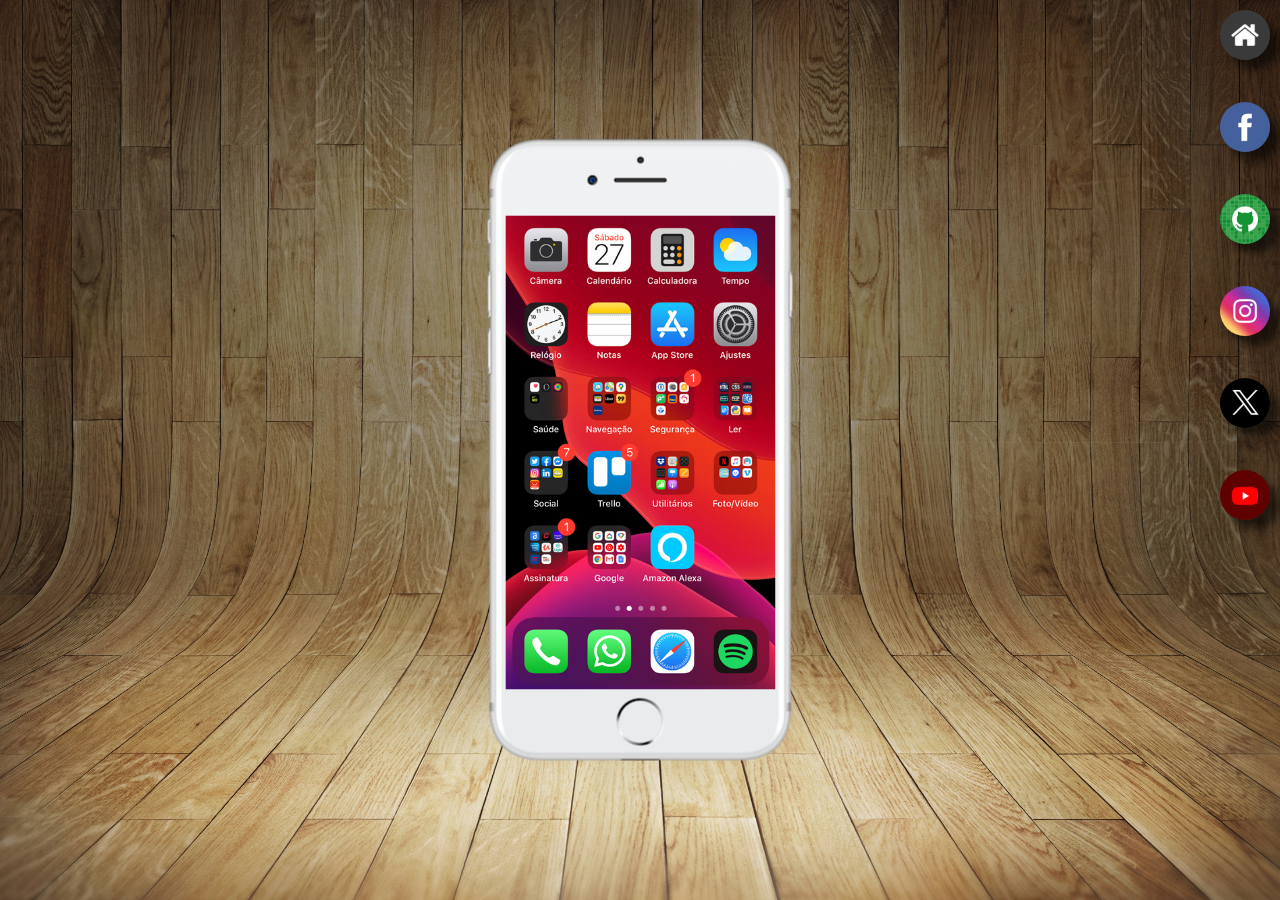
<file: index.html>
<!DOCTYPE html>
<html lang="pt-br">
<head>
    <meta charset="UTF-8">
    <meta name="viewport" content="width=device-width, initial-scale=1.0">
    <title>Redes-Sociais | Saulo-Nascimento</title>
    <link rel="shortcut icon" href="imagens/favicon.ico" type="image/x-icon">
    <link rel="stylesheet" href="estilos/style.css">
</head>
<body>
    <main>
        <section id="celular">
            <iframe id="home" name="iframe" src="home.html" frameborder="0"></iframe>
        </section>
        <section id="imagens">
            <a href="home.html" target="iframe"><img class="logo" src="imagens/logo-home.jpg" alt="logo home"></a><br>
            <a href="facebook.html" target="iframe"><img class="logo" src="imagens/logo-facebook.jpg" alt="logo facebook"></a><br>
            <a href="github.html" target="iframe"><img class="logo" src="imagens/logo-github.jpg" alt="logo github"></a><br>
            <a href="instagram.html" target="iframe"><img class="logo" src="imagens/logo-instagram.jpg" alt="logo instagram"></a><br>
            <a href="x.html" target="iframe"><img class="logo" src="imagens/logo-x.webp"></a><br>
            <a href="youtube.html" target="iframe"><img class="logo" src="imagens/logo-youtube.jpg" alt="logo youtube"></a>
        </section>
    </main>
</body>
</html>
</file>
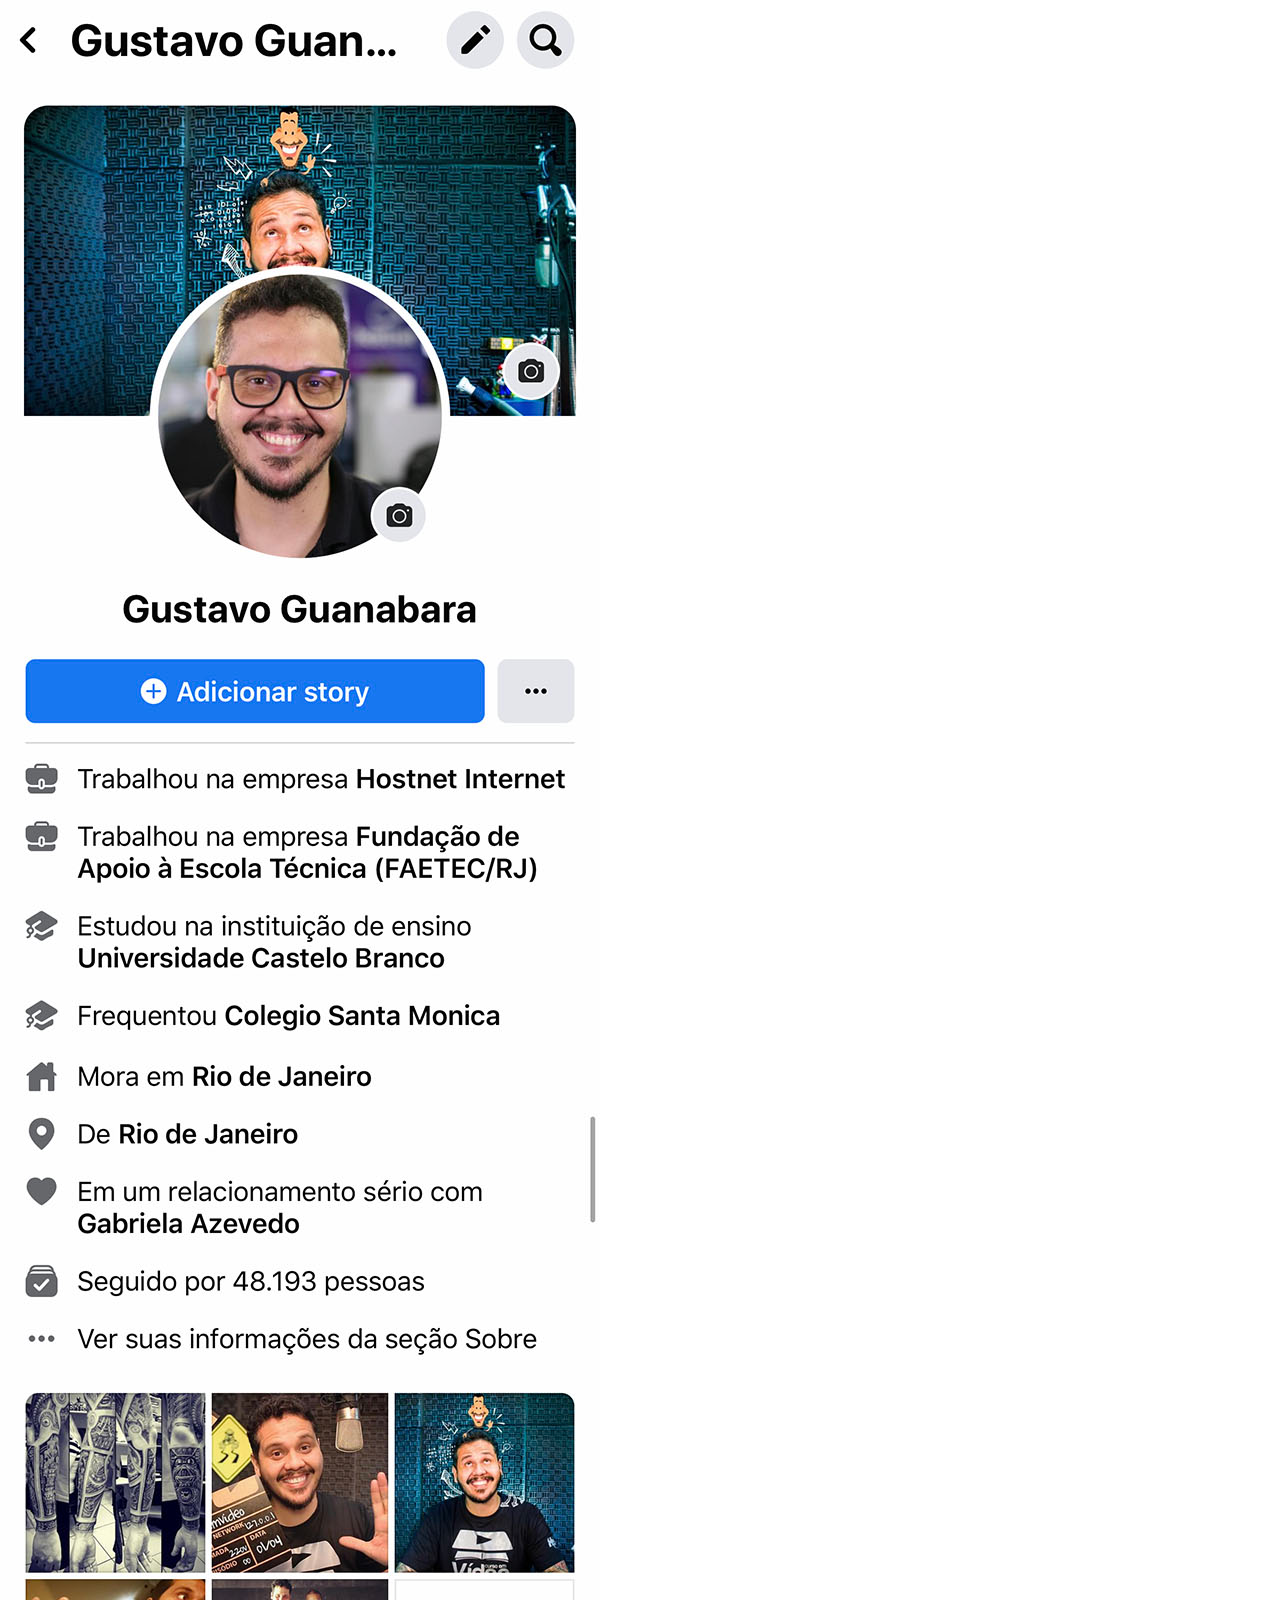
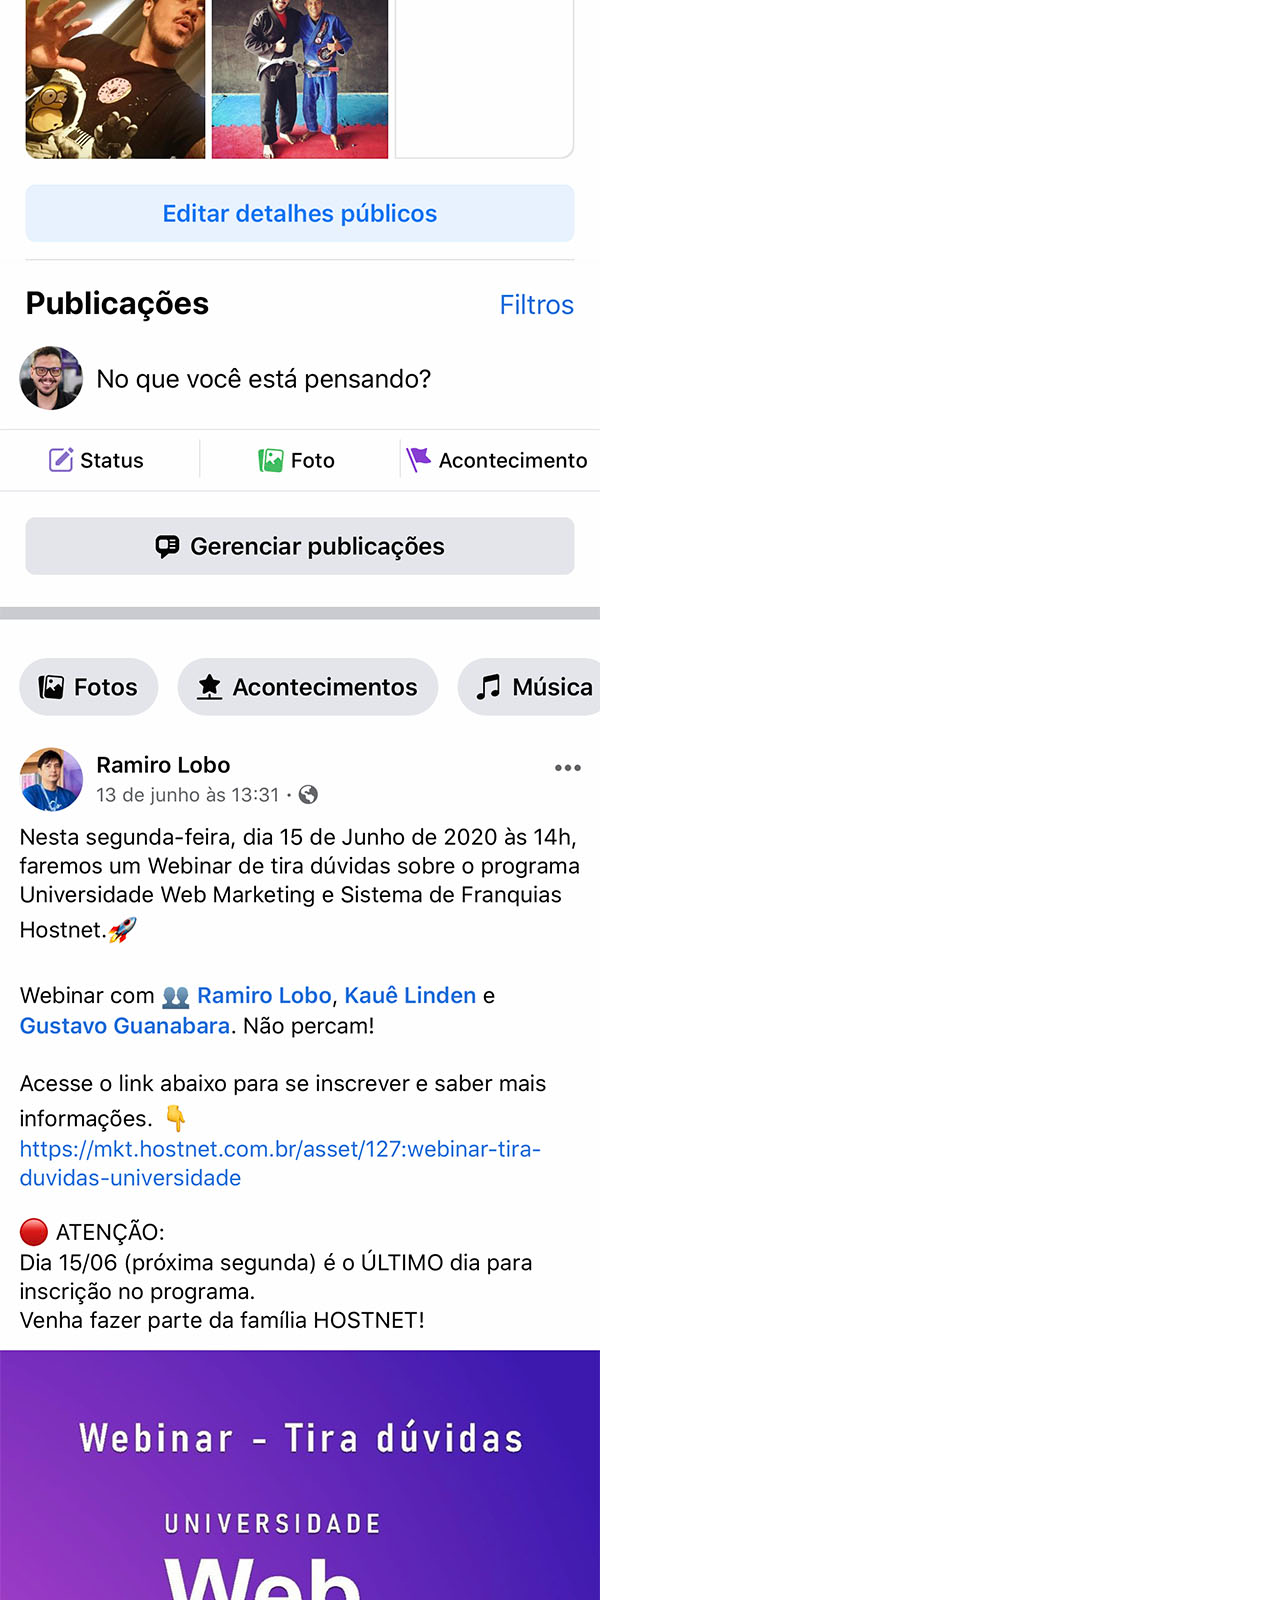
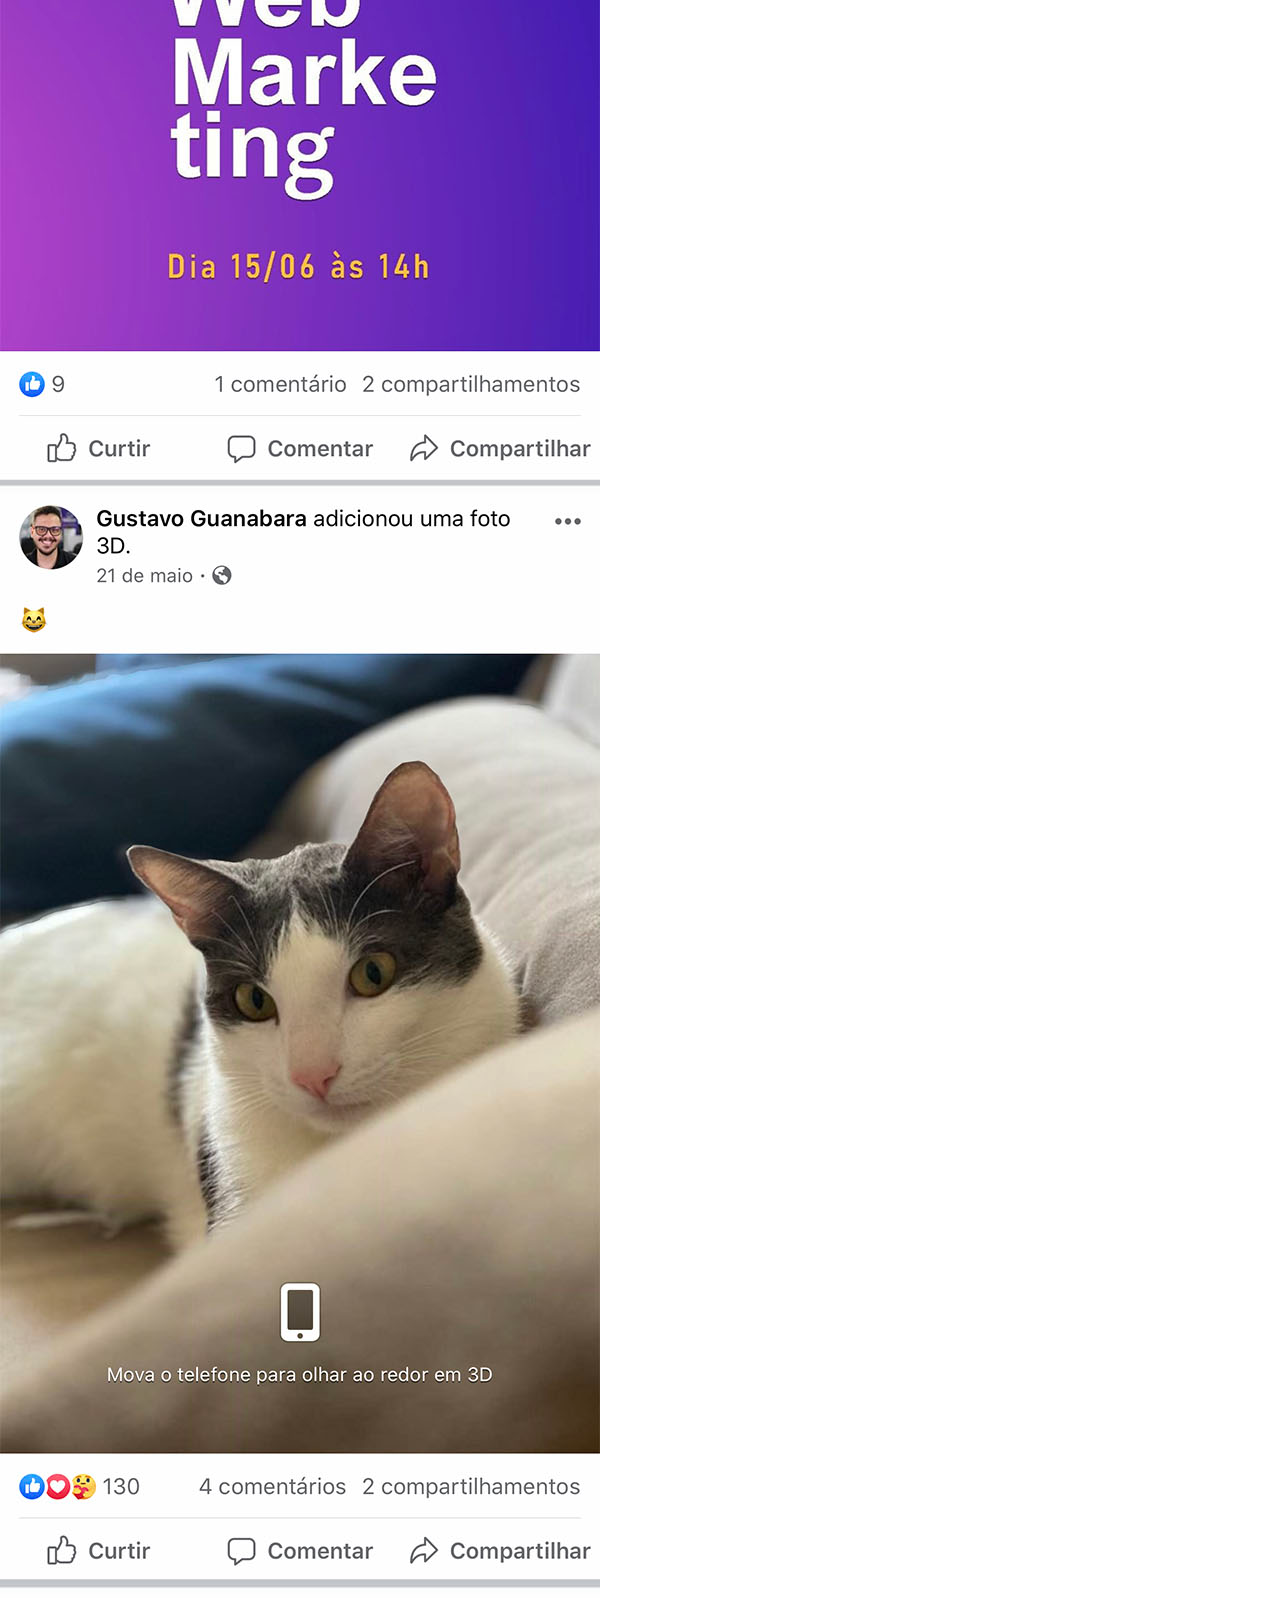
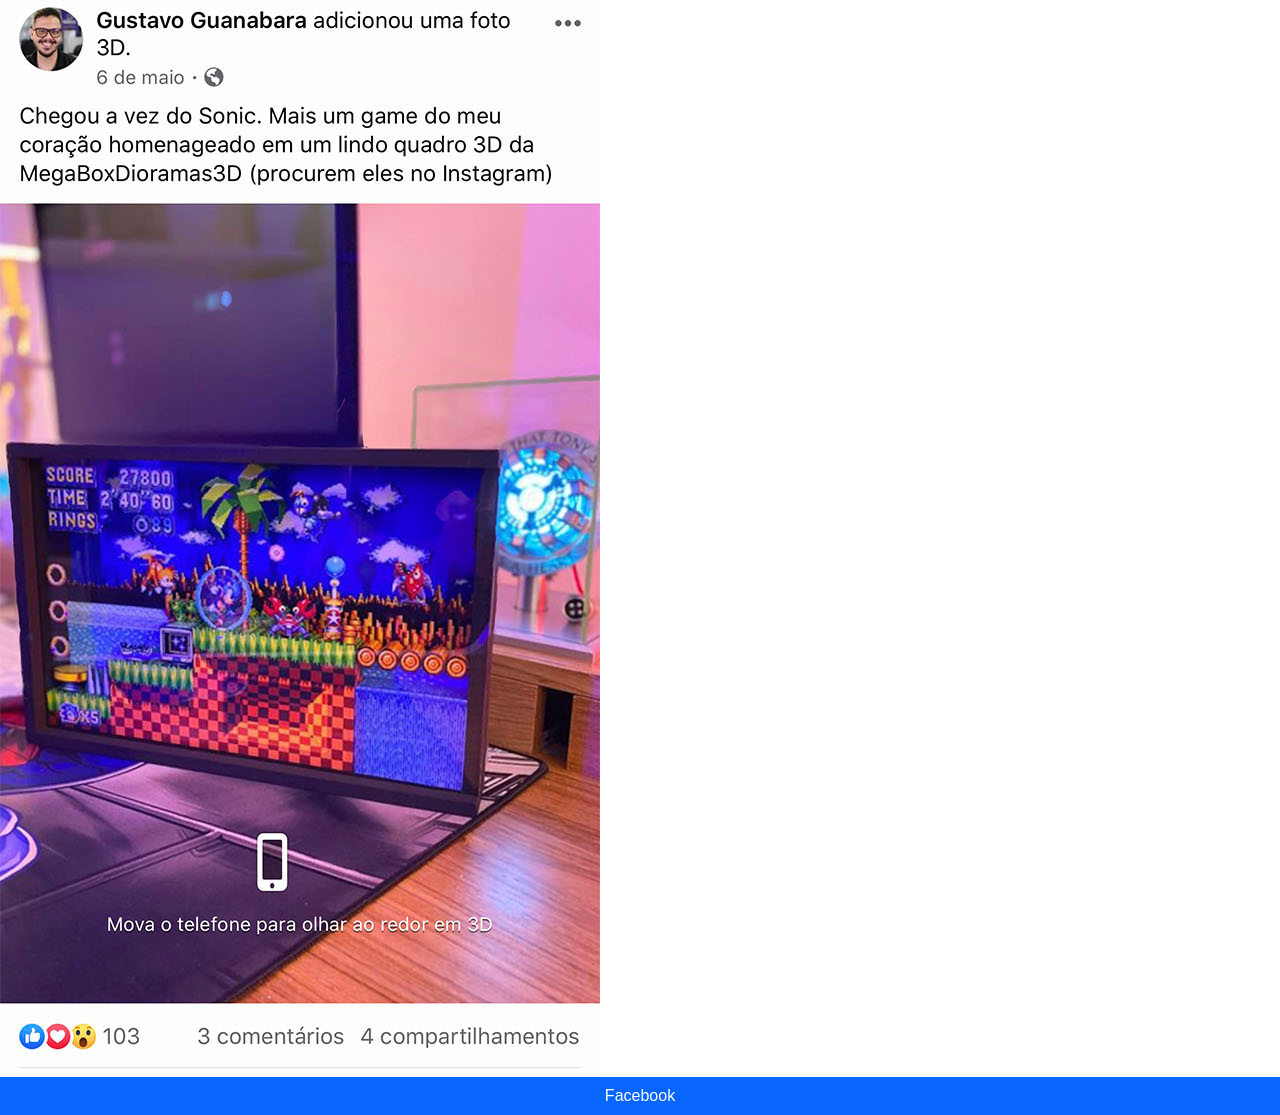
<file: facebook.html>
<!DOCTYPE html>
<html lang="pt-br">
<head>
    <meta charset="UTF-8">
    <meta name="viewport" content="width=device-width, initial-scale=1.0">
    <title>Facebook</title>
    <style>
        * {
            margin: 0%;
            padding: 0%;
            box-sizing: border-box;
            font-family: Arial, Helvetica, sans-serif;
        }
        img {
            max-width: 100%;
            display: block;
        }
        a {
            display: block;
            text-align: center;
            padding: 10px;
            background-color: #0866FF;
            color: white;
            text-decoration: none;
        }
        a:hover {
            text-decoration: underline;
            background-color: #0867ffbe;
        }
    </style>
</head>
<body>
    <img src="imagens/tela-facebook.jpg" alt="Tela do Facebook">
    <a href="https://www.facebook.com/gustavoguanabara/about/" target="_blank">Facebook</a>
</body>
</html>
</file>
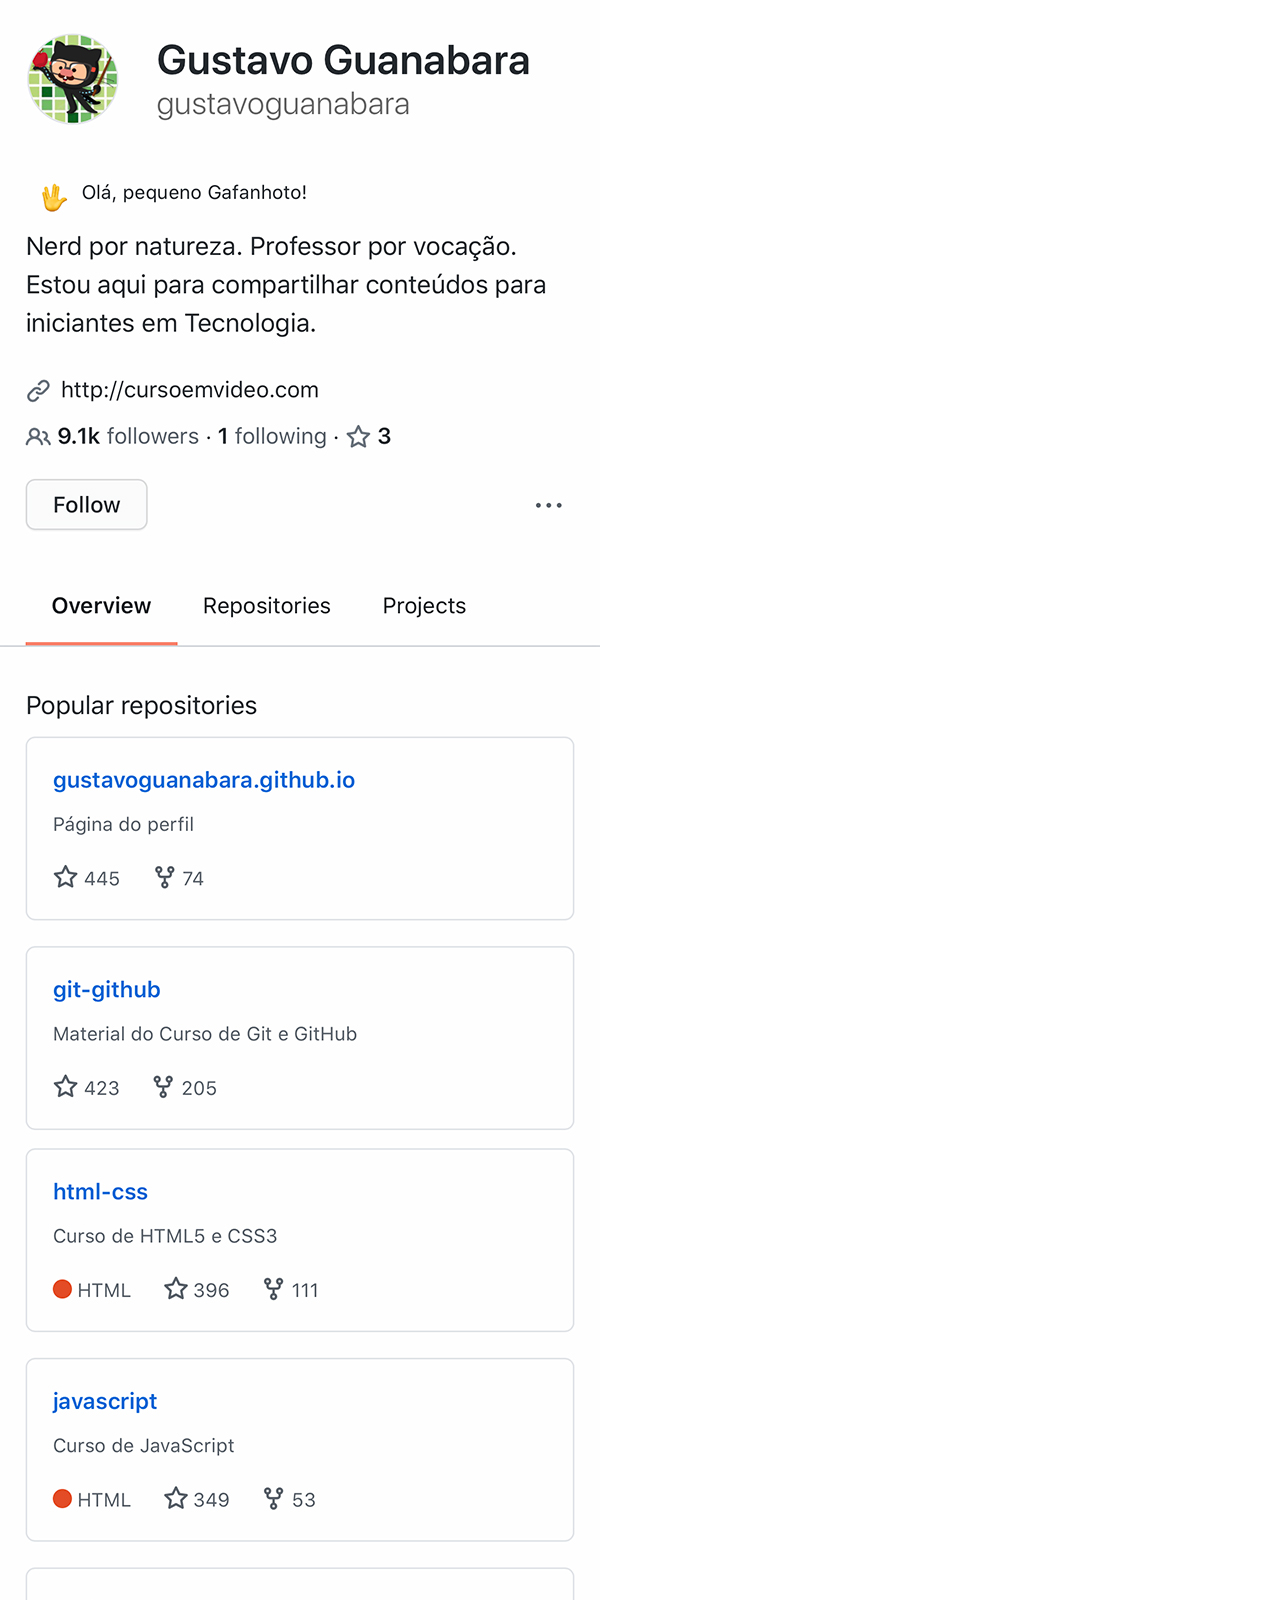
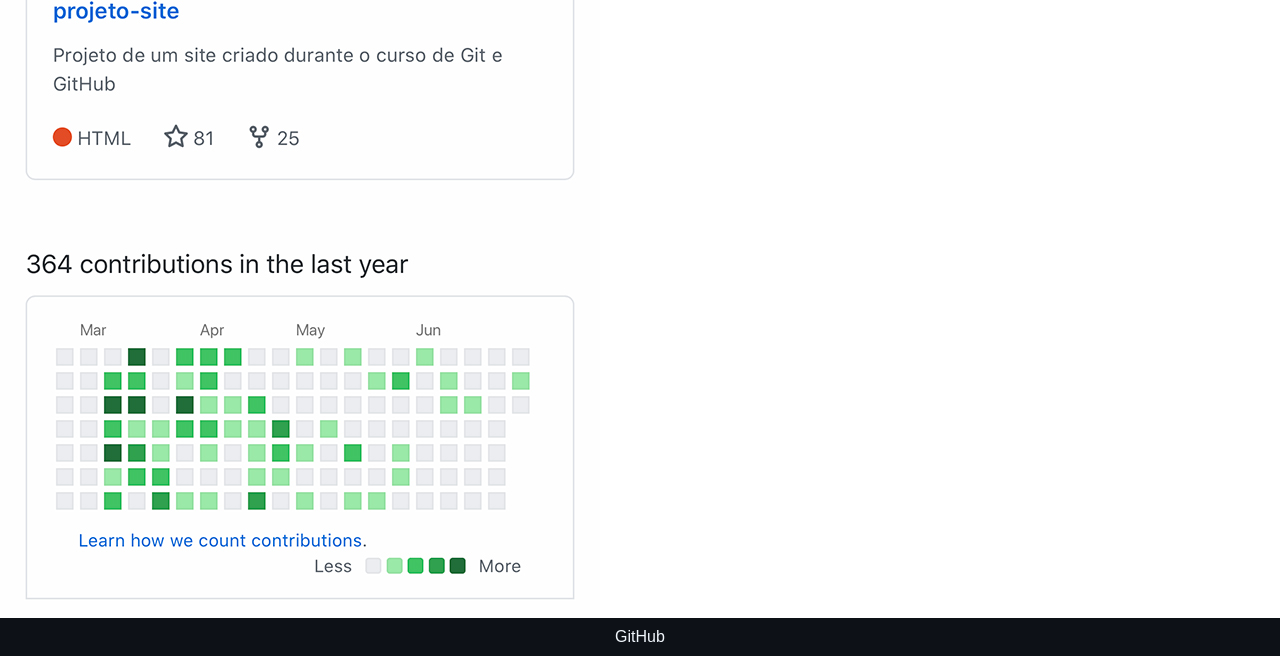
<file: github.html>
<!DOCTYPE html>
<html lang="pt-br">
<head>
    <meta charset="UTF-8">
    <meta name="viewport" content="width=device-width, initial-scale=1.0">
    <title>Github</title>
    <style>
        * {
            margin: 0%;
            padding: 0%;
            box-sizing: border-box;
            font-family: Arial, Helvetica, sans-serif;
        }
        img {
            display: block;
            max-width: 100%;
        }
        a {
            display: block;
            text-align: center;
            padding: 10px;
            background-color: #0D1117;
            color: #F0F6FC;
            text-decoration: none;
        }
        a:hover {
            text-decoration: underline;
            background-color: #1a2029;
        }
    </style>
</head>
<body>
    <img src="imagens/tela-github.jpg" alt="Tela do Github">
    <a href="https://github.com/gustavoguanabara" target="_blank">GitHub</a>
</body>
</html>
</file>
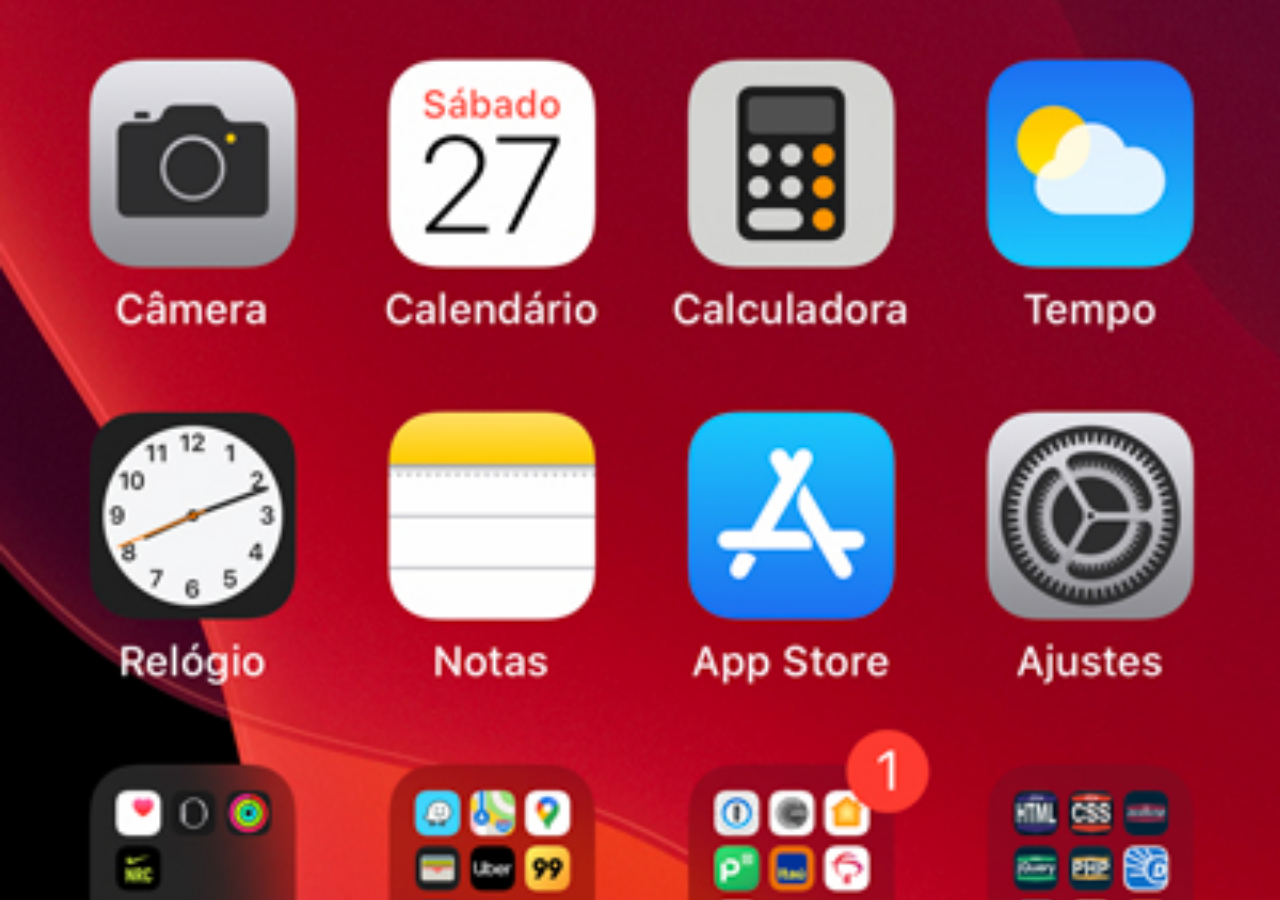
<file: home.html>
<!DOCTYPE html>
<html lang="pt-br">
<head>
    <meta charset="UTF-8">
    <meta name="viewport" content="width=device-width, initial-scale=1.0">
    <title>Home</title>
    <style>
        * {
            margin: 0%;
            padding: 0%;
            box-sizing: border-box;
        }
        body {
            background-image: url(imagens/tela-home.jpg);
            background-size: cover;
            background-repeat: no-repeat;
        }
    </style>
</head>
<body>
</body>
</html>
</file>
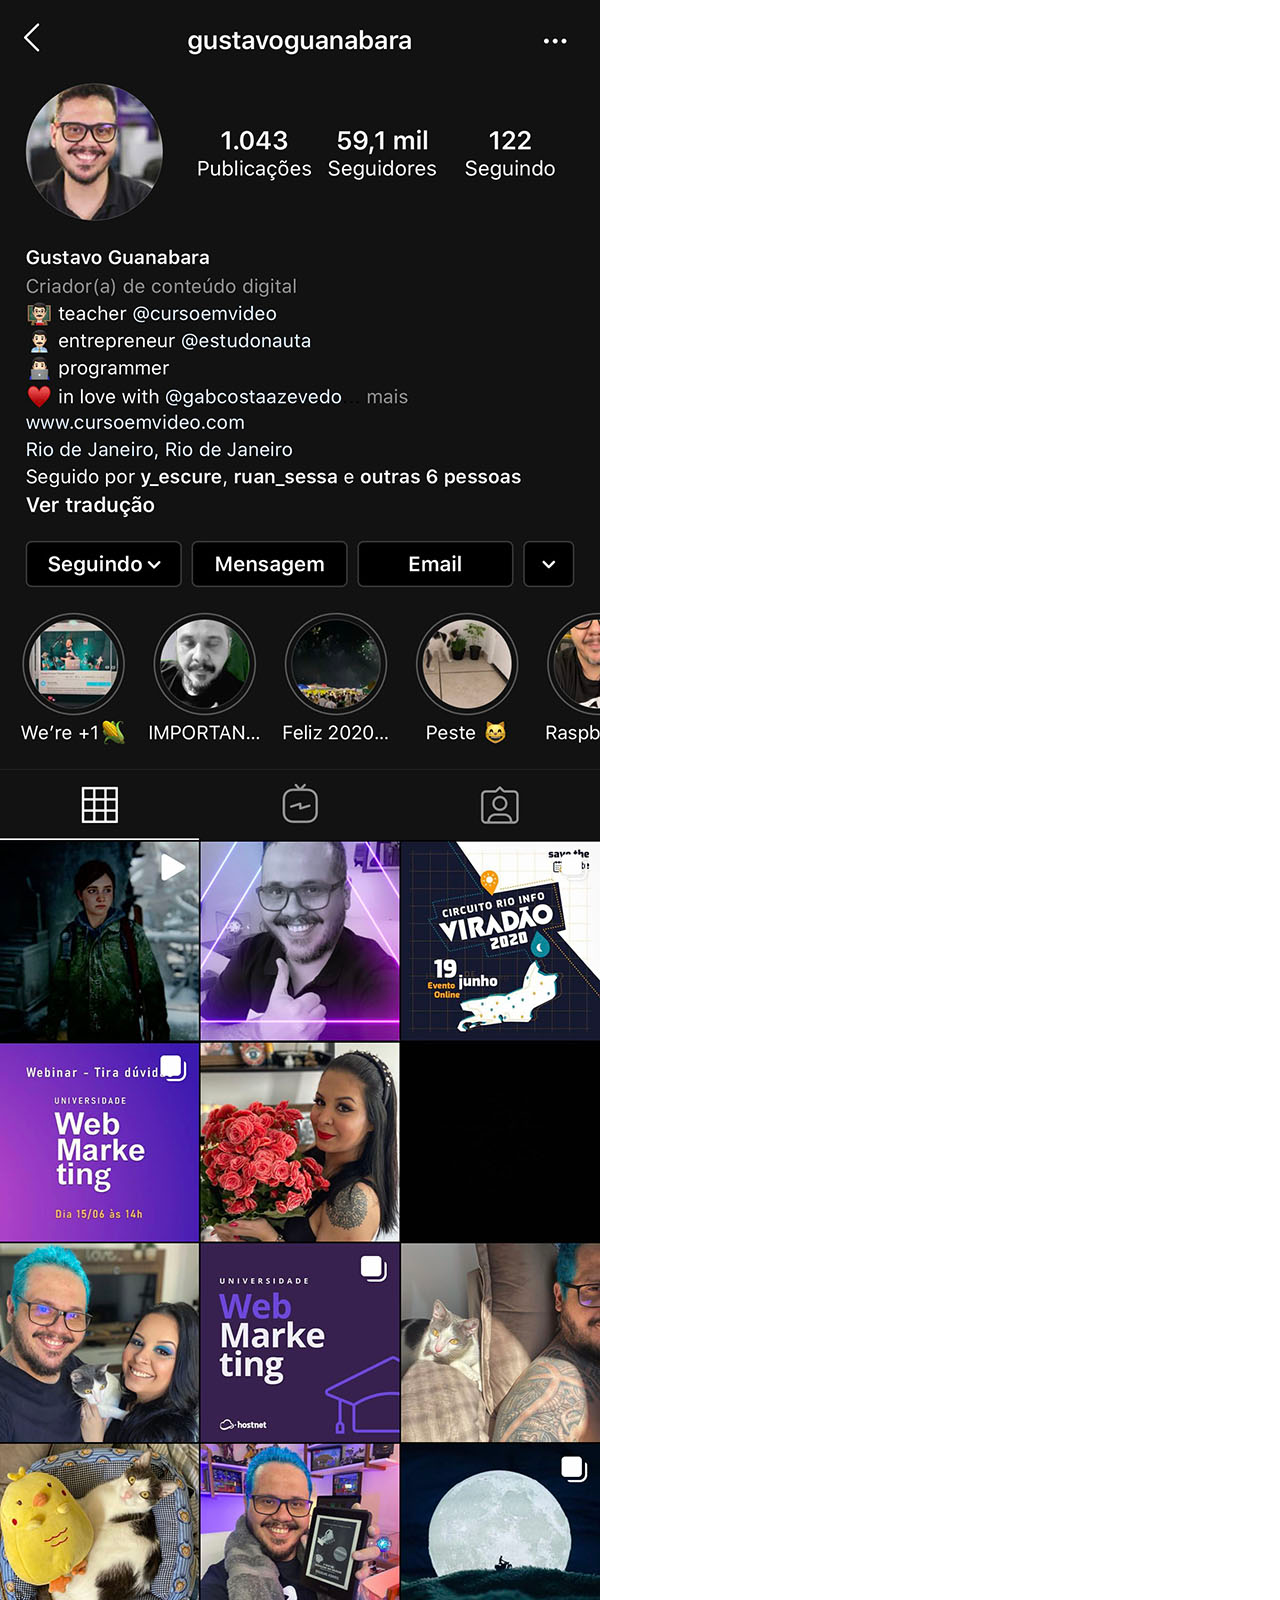
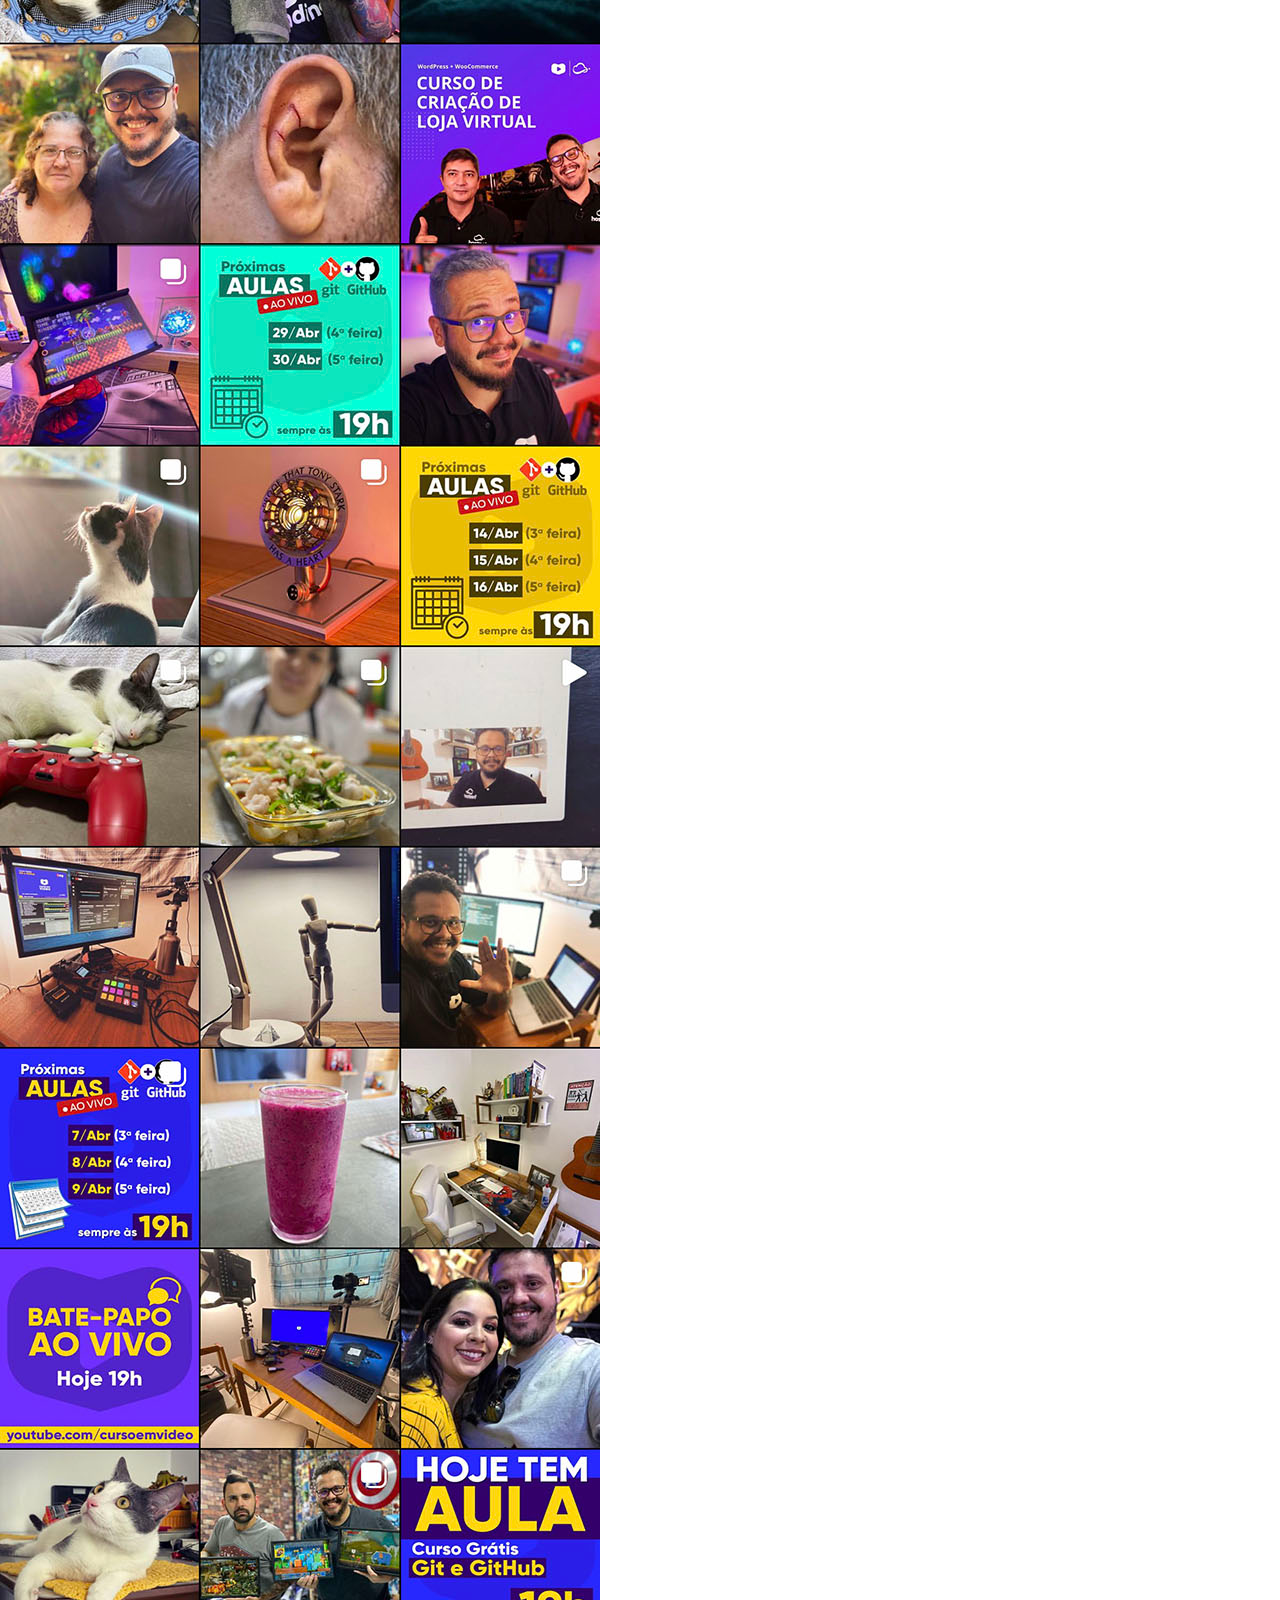
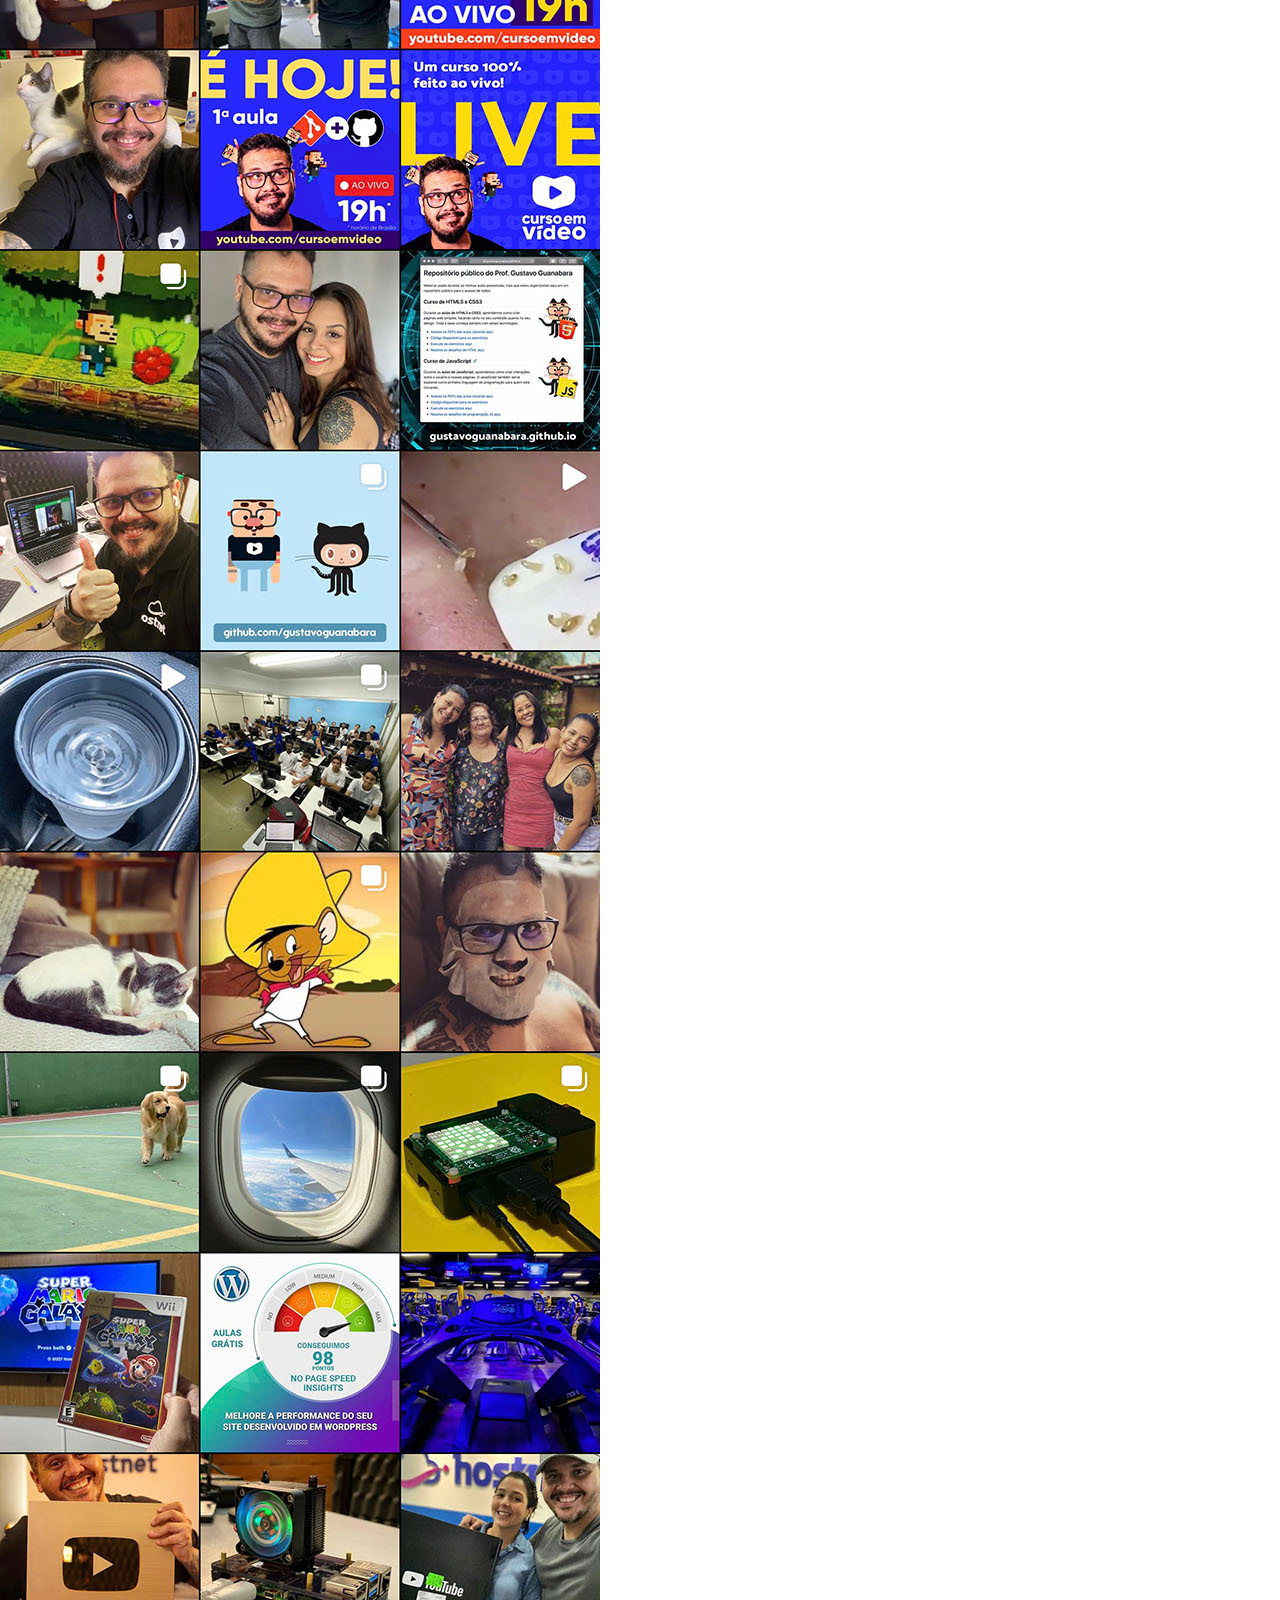
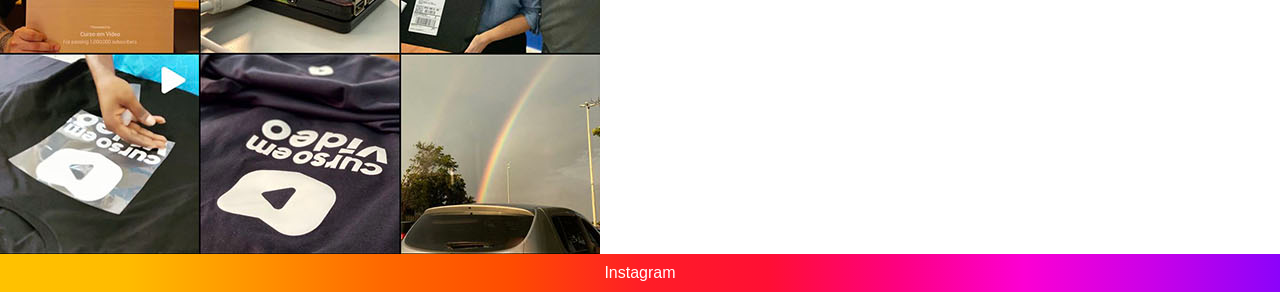
<file: instagram.html>
<!DOCTYPE html>
<html lang="pt-br">
<head>
    <meta charset="UTF-8">
    <meta name="viewport" content="width=device-width, initial-scale=1.0">
    <title>Instagram</title>
    <style>
        * {
            margin: 0%;
            padding: 0%;
            box-sizing: border-box;
            font-family: Arial, Helvetica, sans-serif;
        }
        img {
            display: block;
            max-width: 100%;
        }
        a {
            display: block;
            text-align: center;
            padding: 10px;
            background-image: linear-gradient(to right, #FFC200, #FFBB00, #FF9300, #FE6800, #FE4C01, #FF1E26, #FF0F34, #FD017F, #FC00D3, #CA01E8, #8C03FA);
            color: white;
            text-decoration: none;
        }
        a:hover {
            text-decoration: underline;
             background-image: linear-gradient(to right, #ffc4009a, #ffbb00ad, #ff9500bb, #fe6a00b7, #fe4d01af, #ff1e26b4, #ff0f33c4, #fd017fb9, #fc00d2b0, #c901e8b2, #8b03fac2);
        }
    </style>
</head>
<body>
    <img src="imagens/tela-instagram.jpg" alt="Tela do instagram">
    <a href="https://www.instagram.com/gustavoguanabara/" target="_blank">Instagram</a>
</body>
</html>
</file>
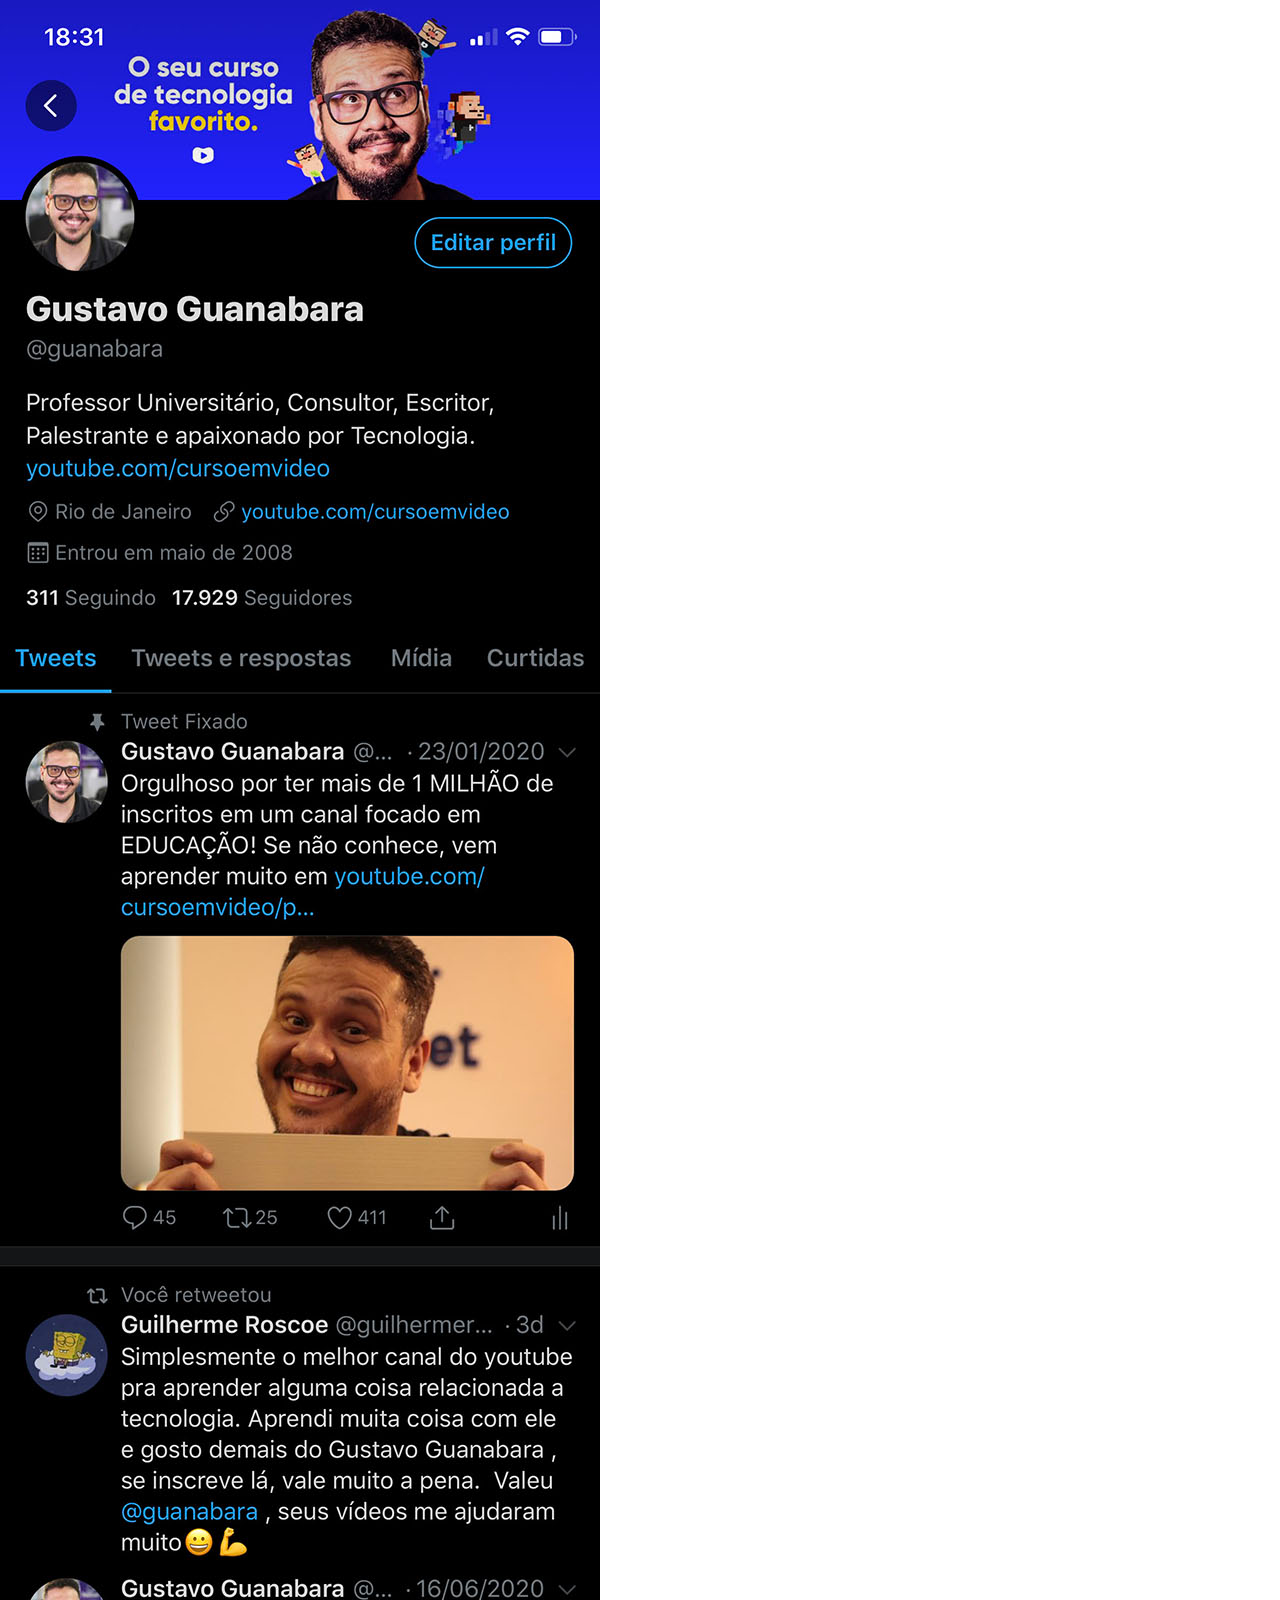
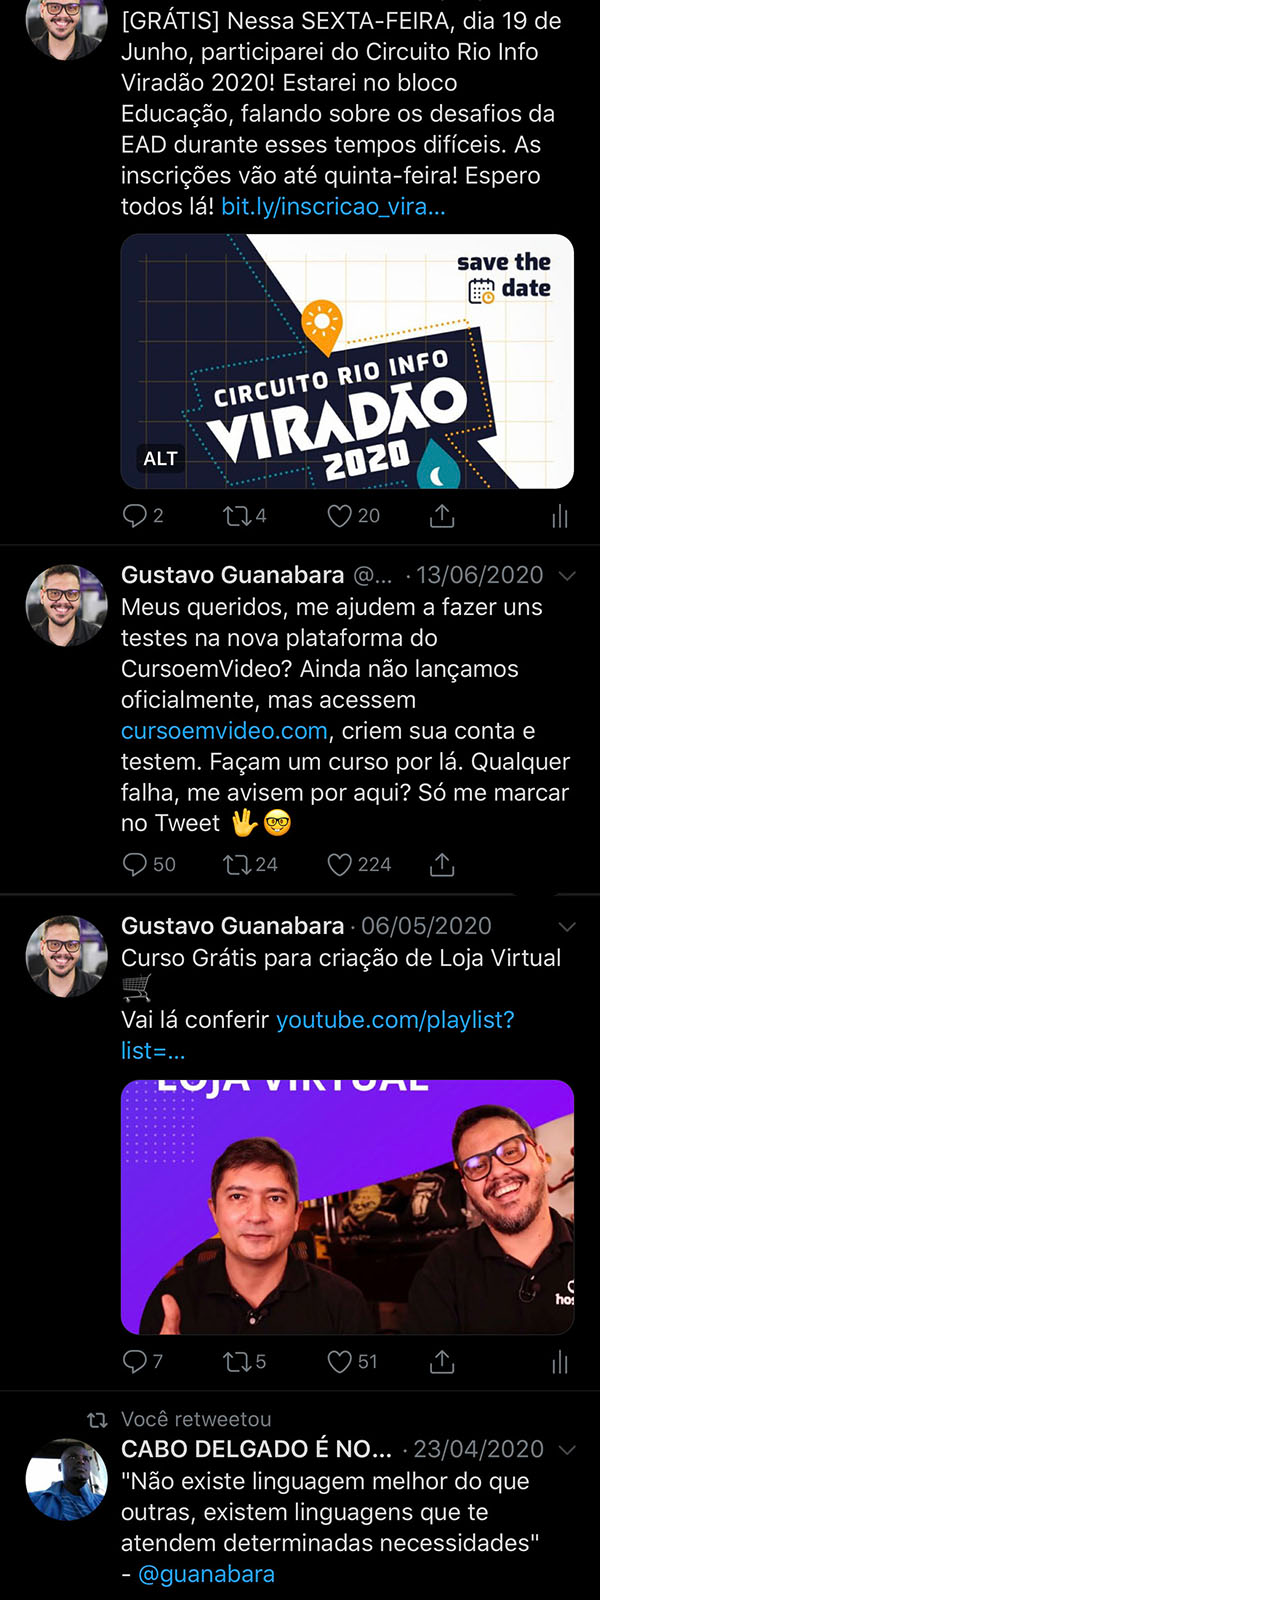
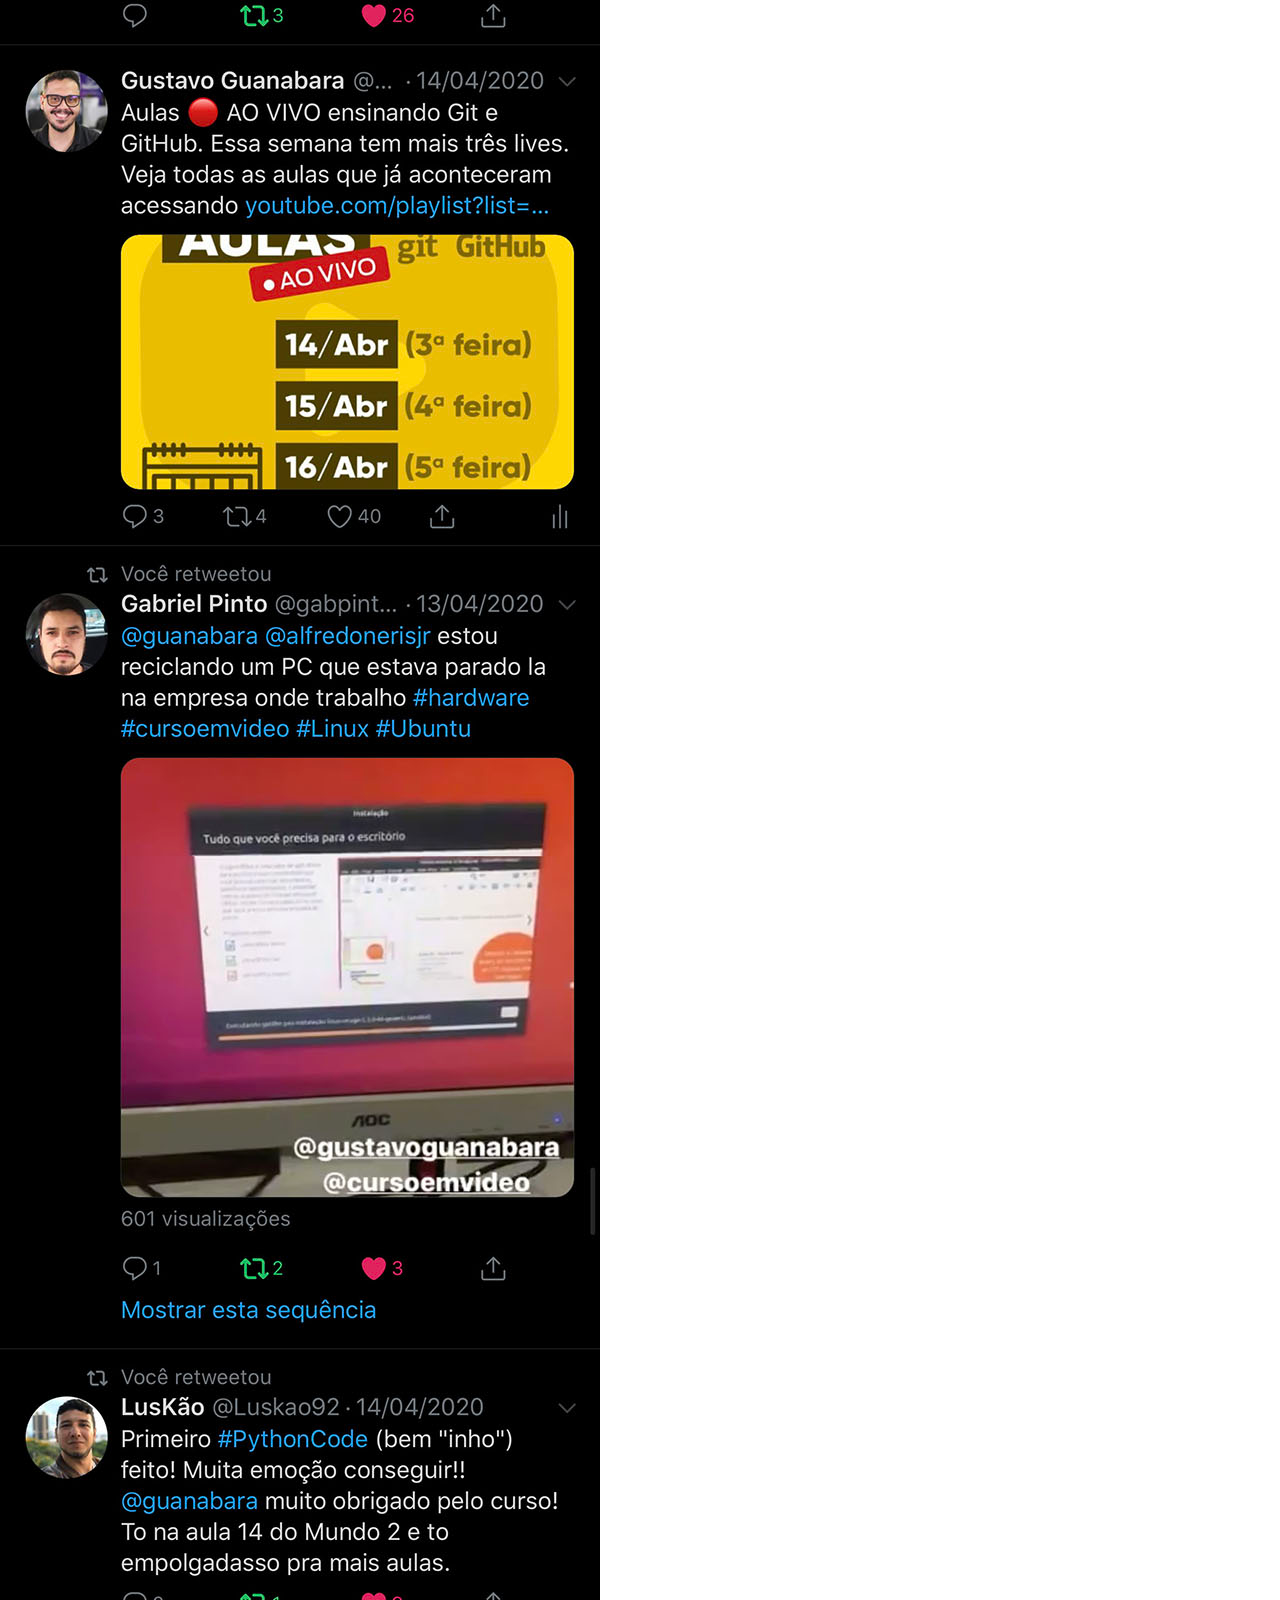
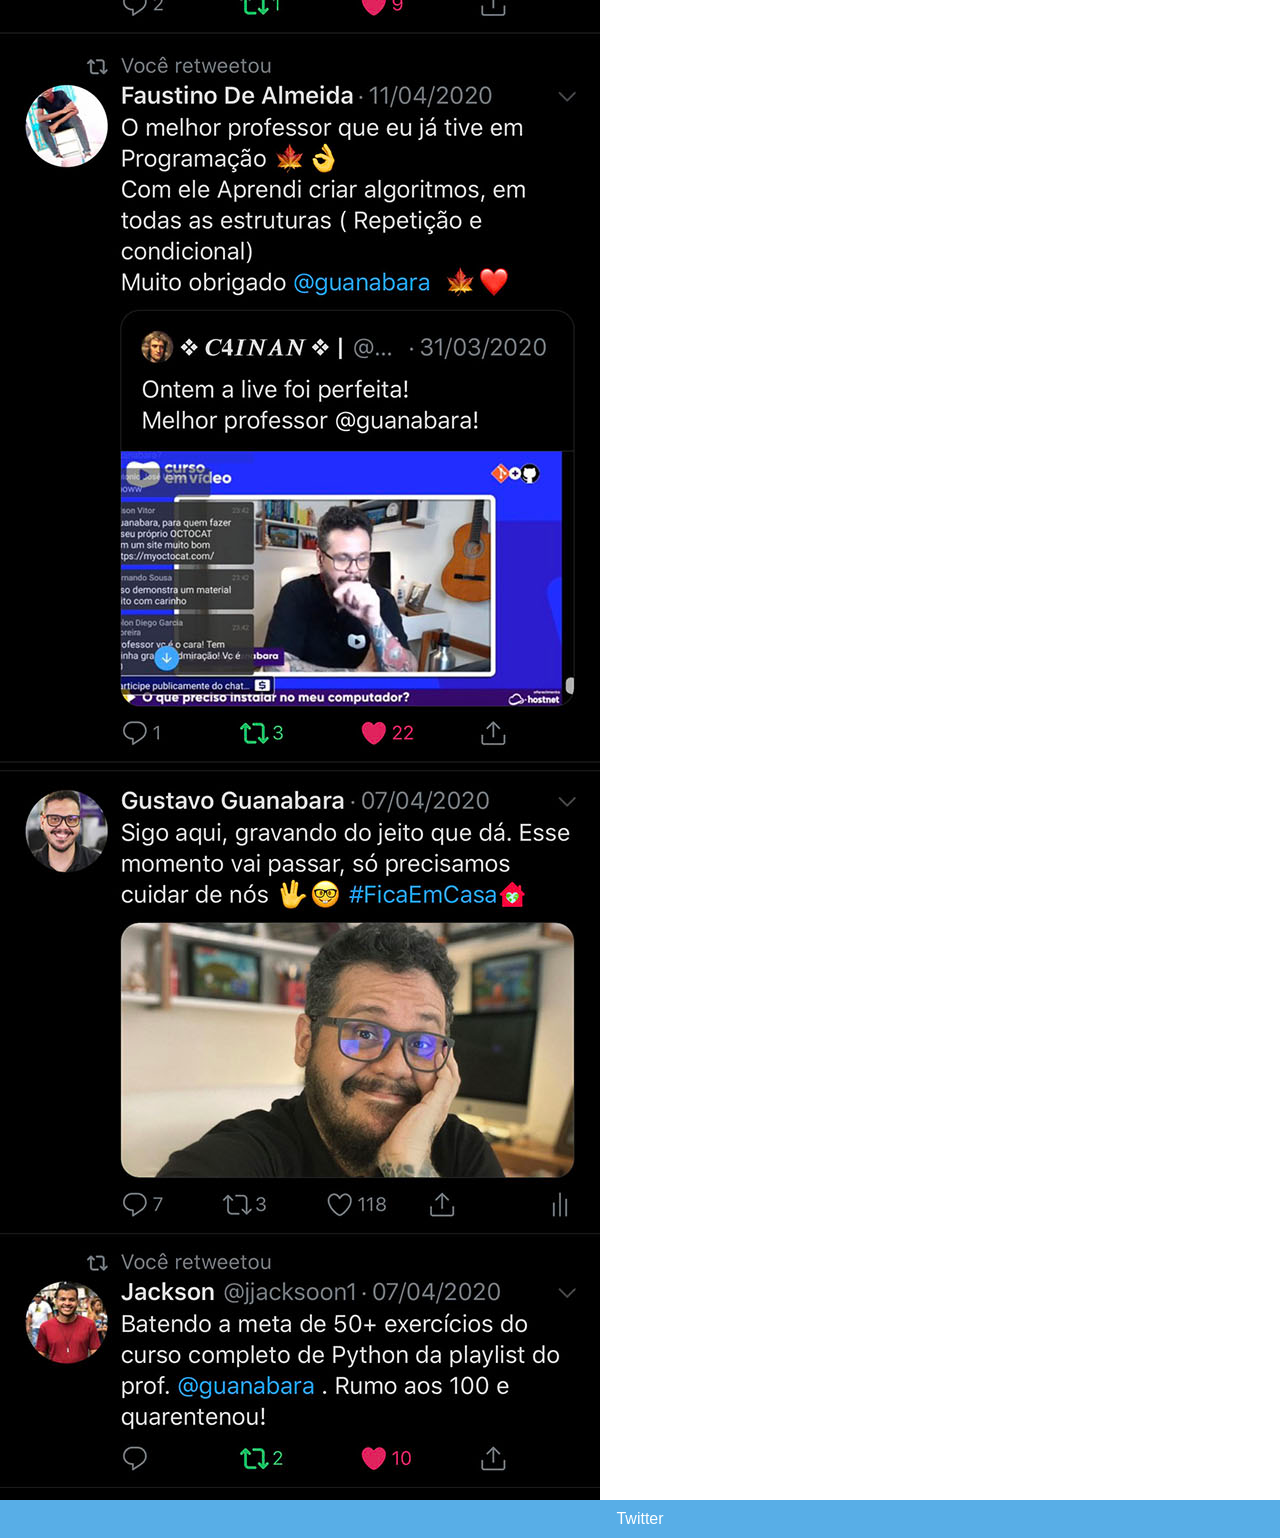
<file: twitter.html>
<!DOCTYPE html>
<html lang="pt-br">
<head>
    <meta charset="UTF-8">
    <meta name="viewport" content="width=device-width, initial-scale=1.0">
    <title>Twitter</title>
    <link rel="shortcut icon" href="imagens/favicon.ico" type="image/x-icon">
    <style>
        * {
            margin: 0%;
            padding: 0%;
            box-sizing: border-box;
            font-family: Arial, Helvetica, sans-serif;
        }
        img {
            display: block;
            max-width: 100%;
        }
        a {
            display: block;
            background-color: #58AEE7;
            color: white;
            padding: 10px;
            text-align: center;
            text-decoration: none;
        }
        a:hover {
            text-decoration: underline;
             background-color: #58aee777;
        }
    </style>
</head>
<body>
    <img src="imagens/tela-twitter.jpg" alt="Tela twitter">
    <a href="https://x.com/guanabara" target="_blank">Twitter</a>
</body>
</html>
</file>
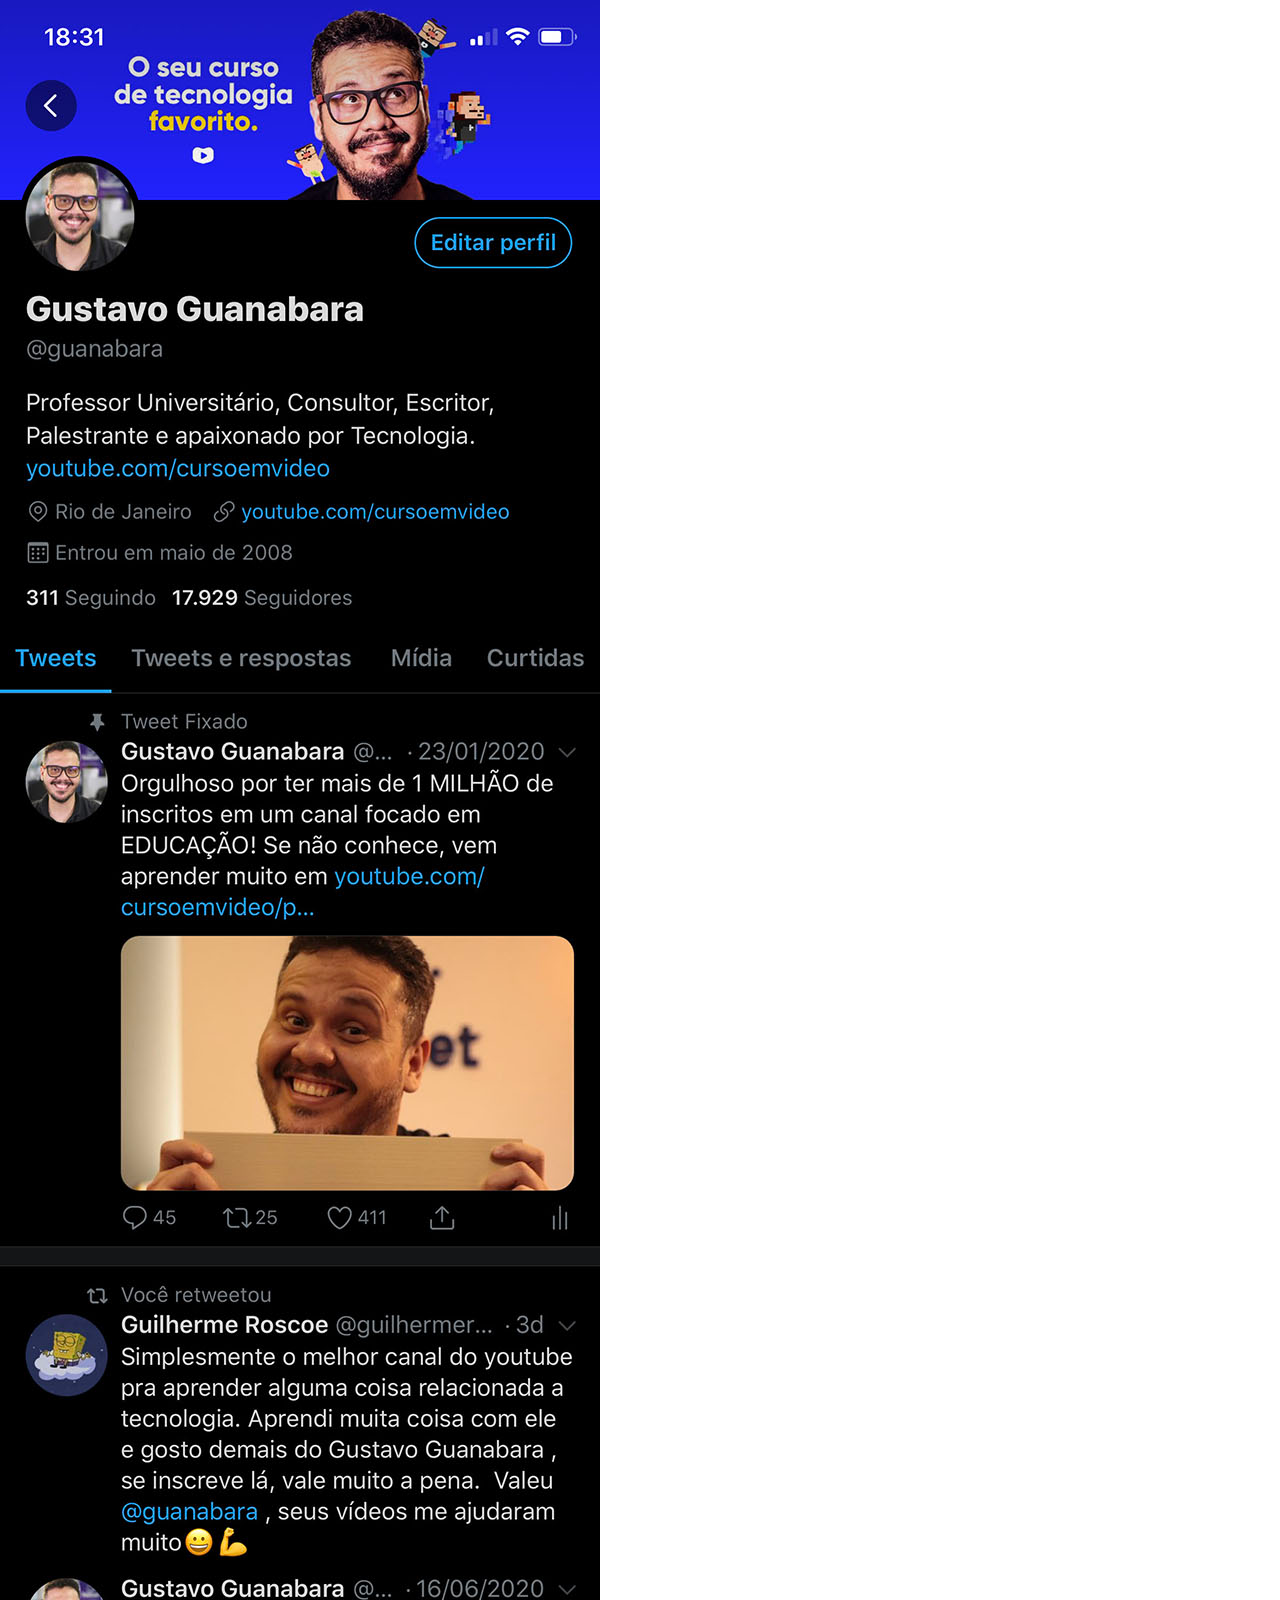
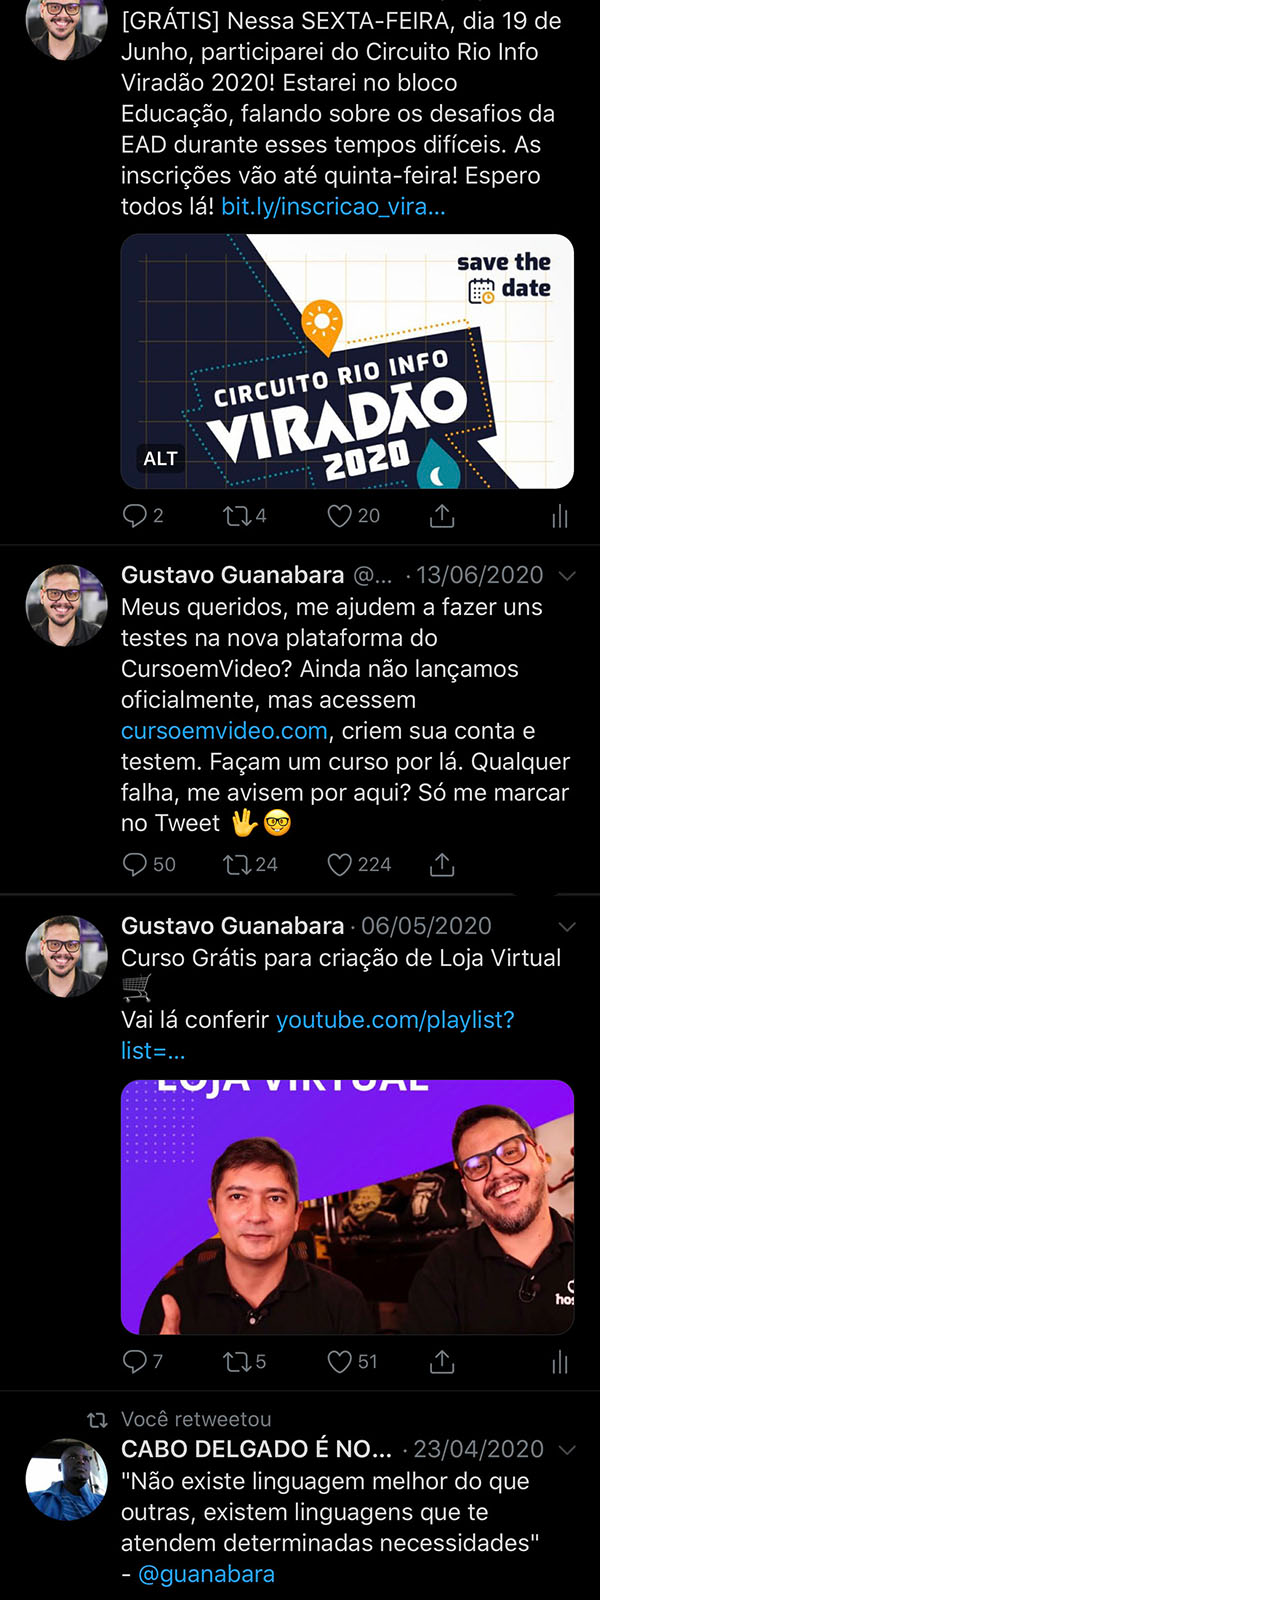
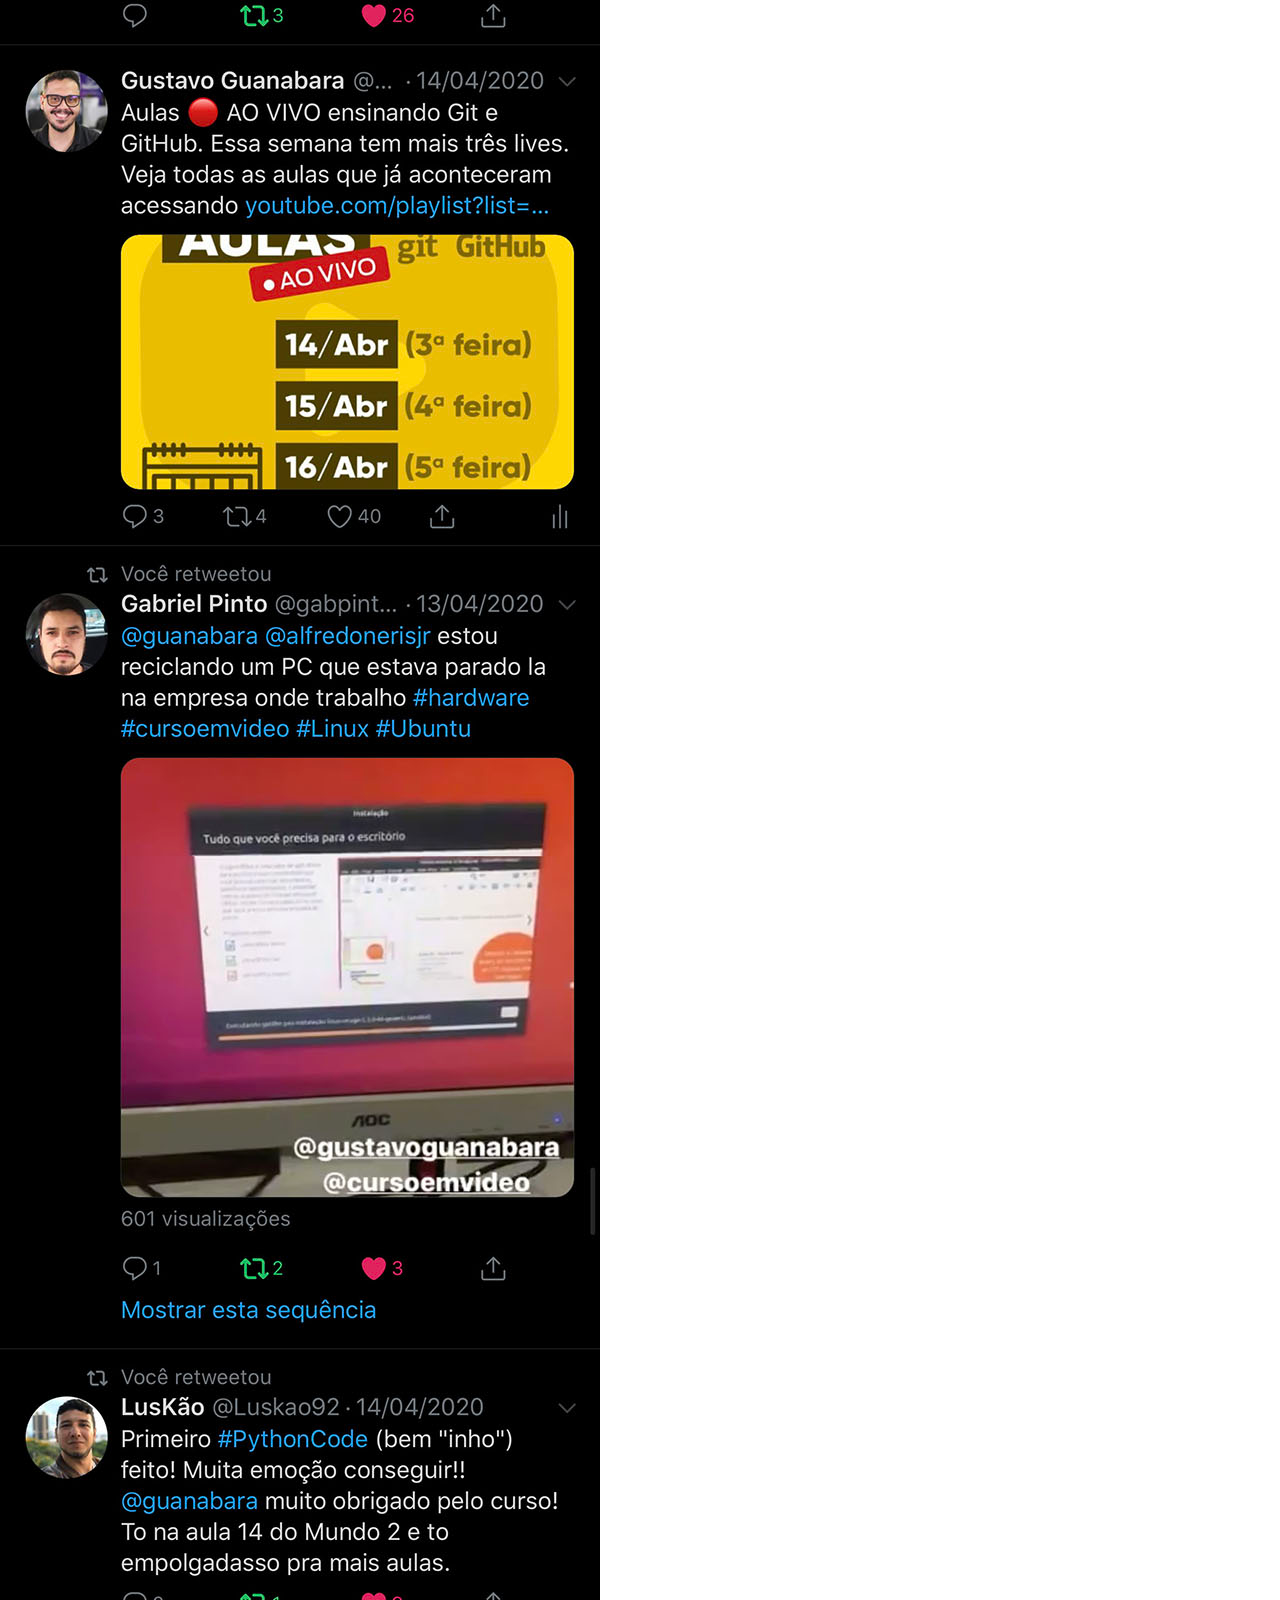
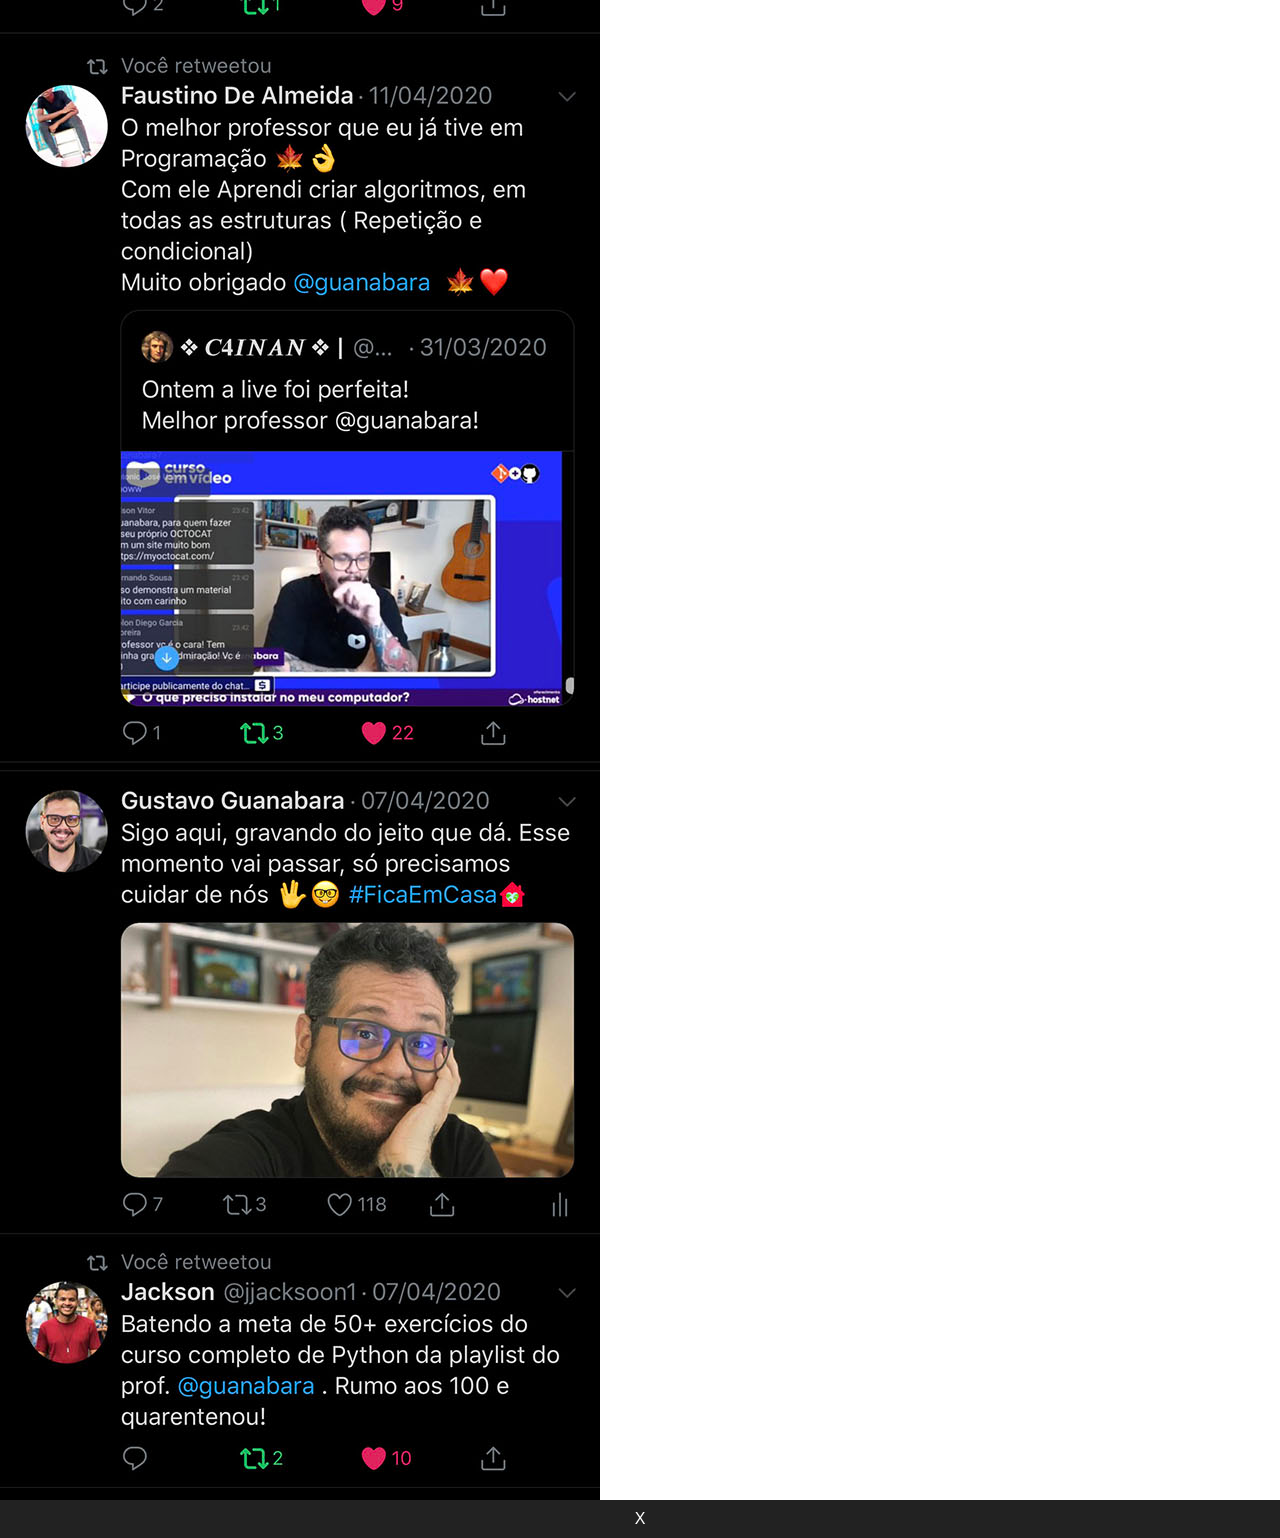
<file: x.html>
<!DOCTYPE html>
<html lang="pt-br">
<head>
    <meta charset="UTF-8">
    <meta name="viewport" content="width=device-width, initial-scale=1.0">
    <title>X</title>
    <style>
        * {
            margin: 0%;
            padding: 0%;
            box-sizing: border-box;
            font-family: Arial, Helvetica, sans-serif;
        }
        img {
            display: block;
            max-width: 100%;
        }
        a {
            display: block;
            text-align: center;
            text-decoration: none;
            padding: 10px;
            background-color: rgb(34, 34, 34);
            color: white;
        }
        a:hover {
            text-decoration: underline;
            background-color: rgba(34, 34, 34, 0.753);
        }
    </style>
</head>
<body>
    <img src="imagens/tela-x.jpg" alt="Tela do X">
    <a href="https://x.com/guanabara" target="_blank">X</a>
</body>
</html>
</file>
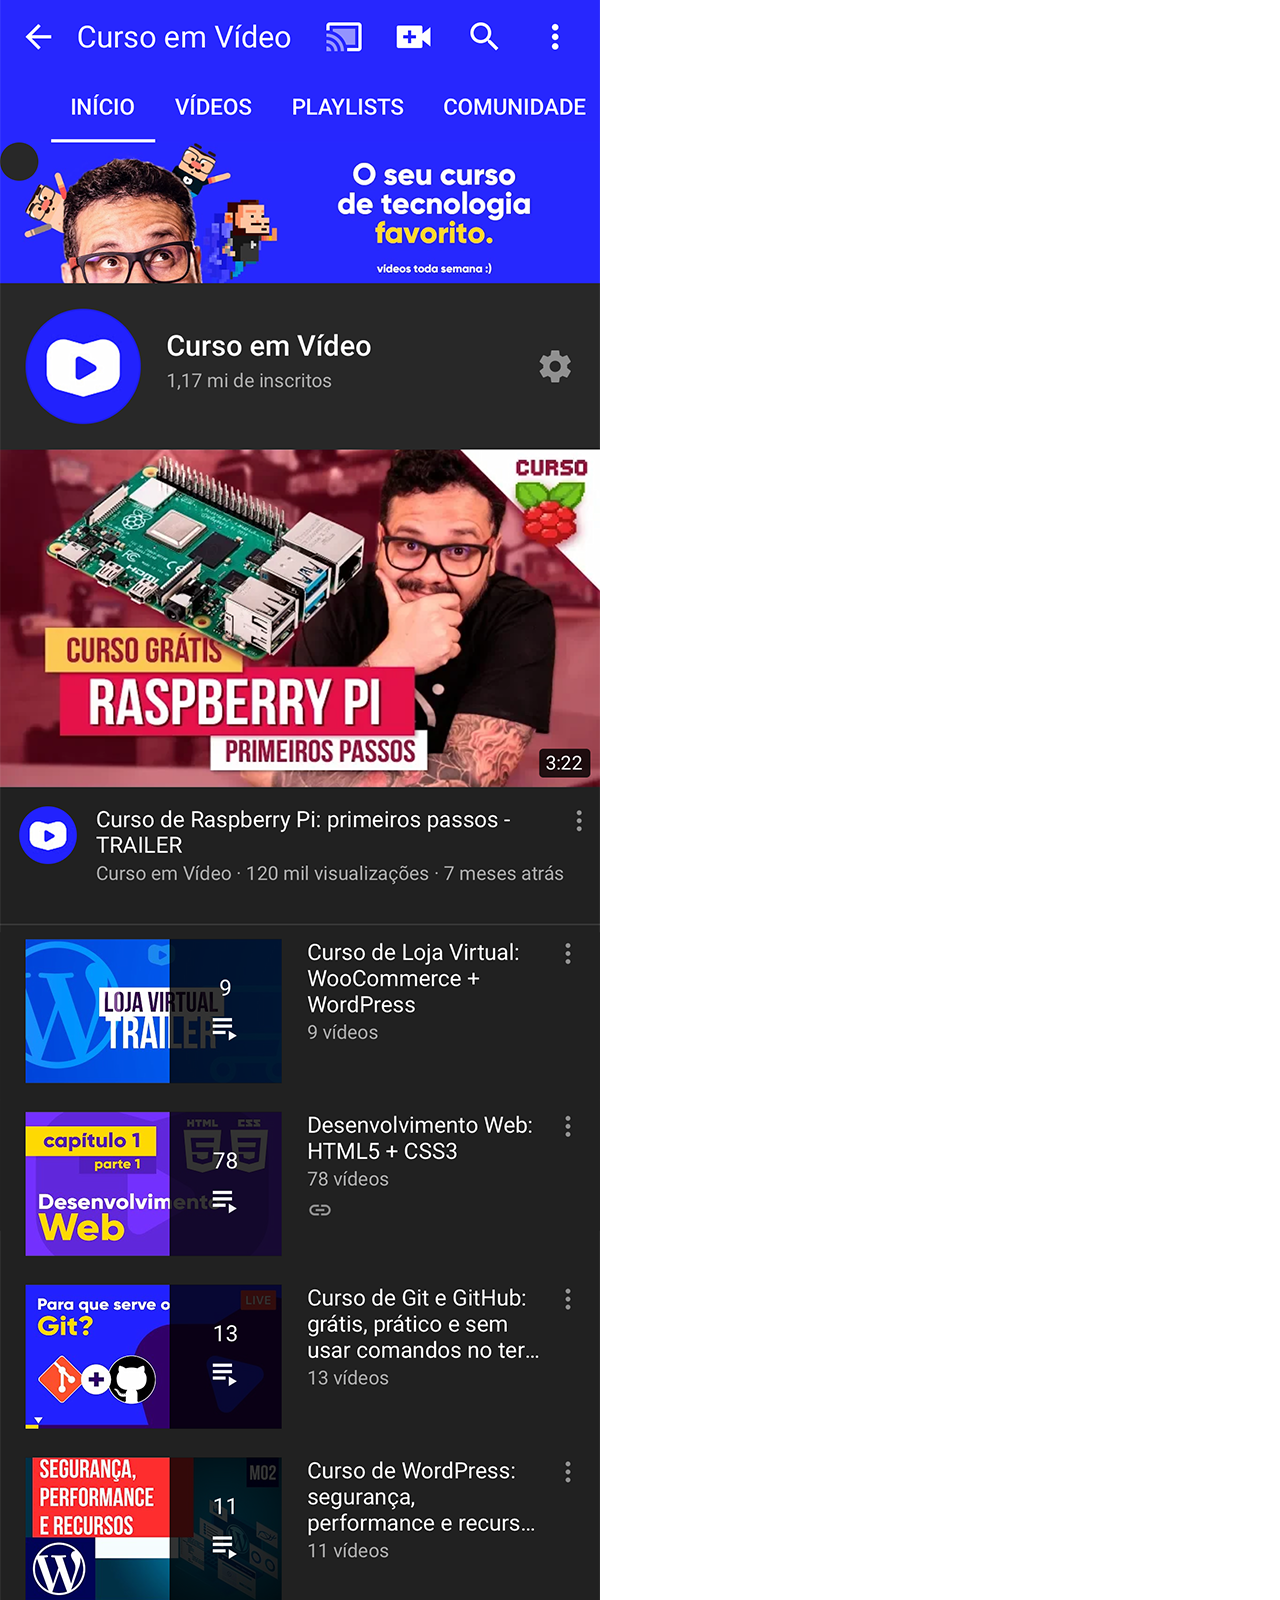
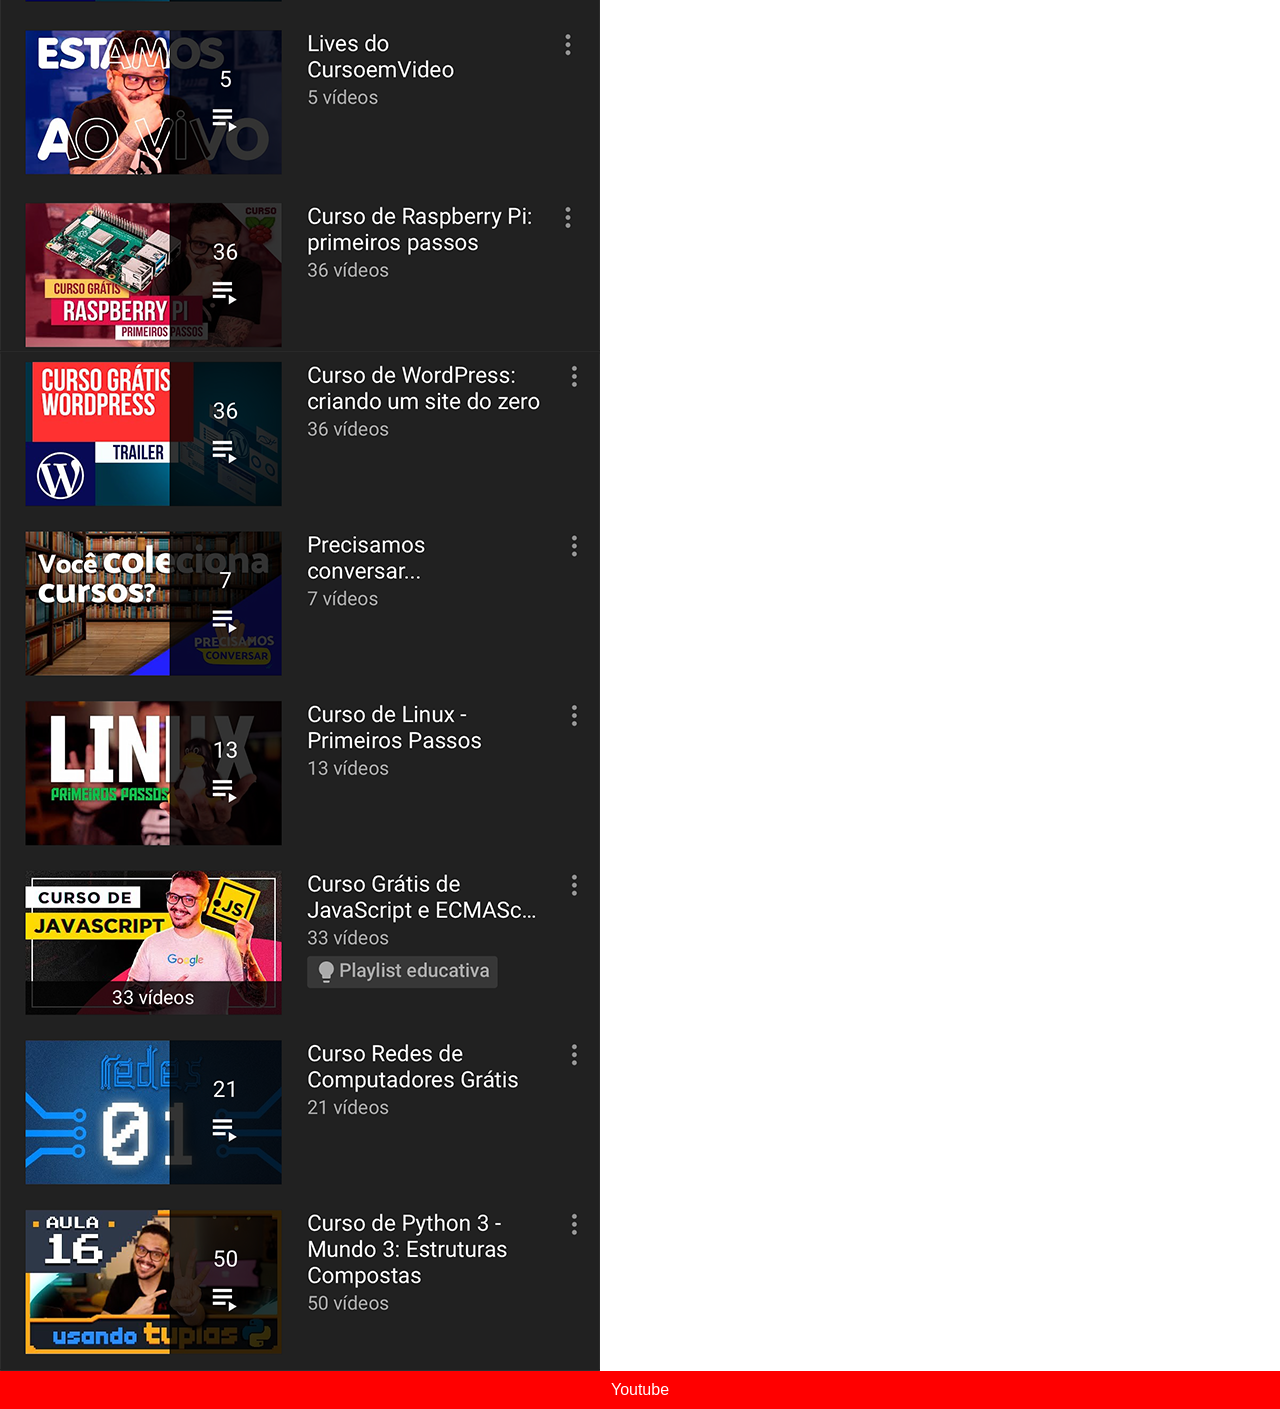
<file: youtube.html>
<!DOCTYPE html>
<html lang="pt-br">
<head>
    <meta charset="UTF-8">
    <meta name="viewport" content="width=device-width, initial-scale=1.0">
    <title>Youtube</title>
    <style>
        * {
            margin: 0%;
            padding: 0%;
            box-sizing: border-box;
            font-family: Arial, Helvetica, sans-serif;
        }
        img {
            display: block;
            max-width: 100%;
        }
        a {
            display: block;
            text-align: center;
            text-decoration: none;
            padding: 10px;
            background-color: #FF0000;
            color: white;
        }
        a:hover {
            text-decoration: underline;
            background-color: #ff0000de;
        }
    </style>
</head>
<body>
    <img src="imagens/tela-youtube.png" alt="Tela do youtube">
    <a href="https://www.youtube.com/@cursoemvideo" target="_blank">Youtube</a>
</body>
</html>
</file>
<file: estilos/style.css>
@charset "UTF-8";
* {
    margin: 0%;
    padding: 0%;
    box-sizing: border-box;
}
html, body {
    width: 100%;
    height: 100%;
}
main {
    width: 100vw;
    height: 100vh;
    position: relative;
    background-color: chocolate;
    background-image: url(../imagens/fundo-madeira.jpg);
    background-size: cover;
    background-repeat: no-repeat;
}
section#celular {
    position: absolute;
    width: 311px;
    height: 627px;
    background-image: url(../imagens/frame-iphone.png);
    top: 50%;
    left: 50%;
    transform: translate(-50%, -50%);
}
iframe#home {
    position: absolute;
    width: 270px;
    height: 474px;
    top: 79px;
    left: 21px;
}
section#imagens {
    display: flex;
    flex-direction: column;
    align-items: flex-end;
}
img {
    margin: 10px;
}
img.logo {
    border-radius: 50%;
    height: 50px;
    box-shadow: 10px 10px 10px rgba(0, 0, 0, 0.582);
}
img.logo:hover {
    border: 1px white solid;
    transform: translate(-10px,-10px);
    transition: 0.5s;
}
</file>
